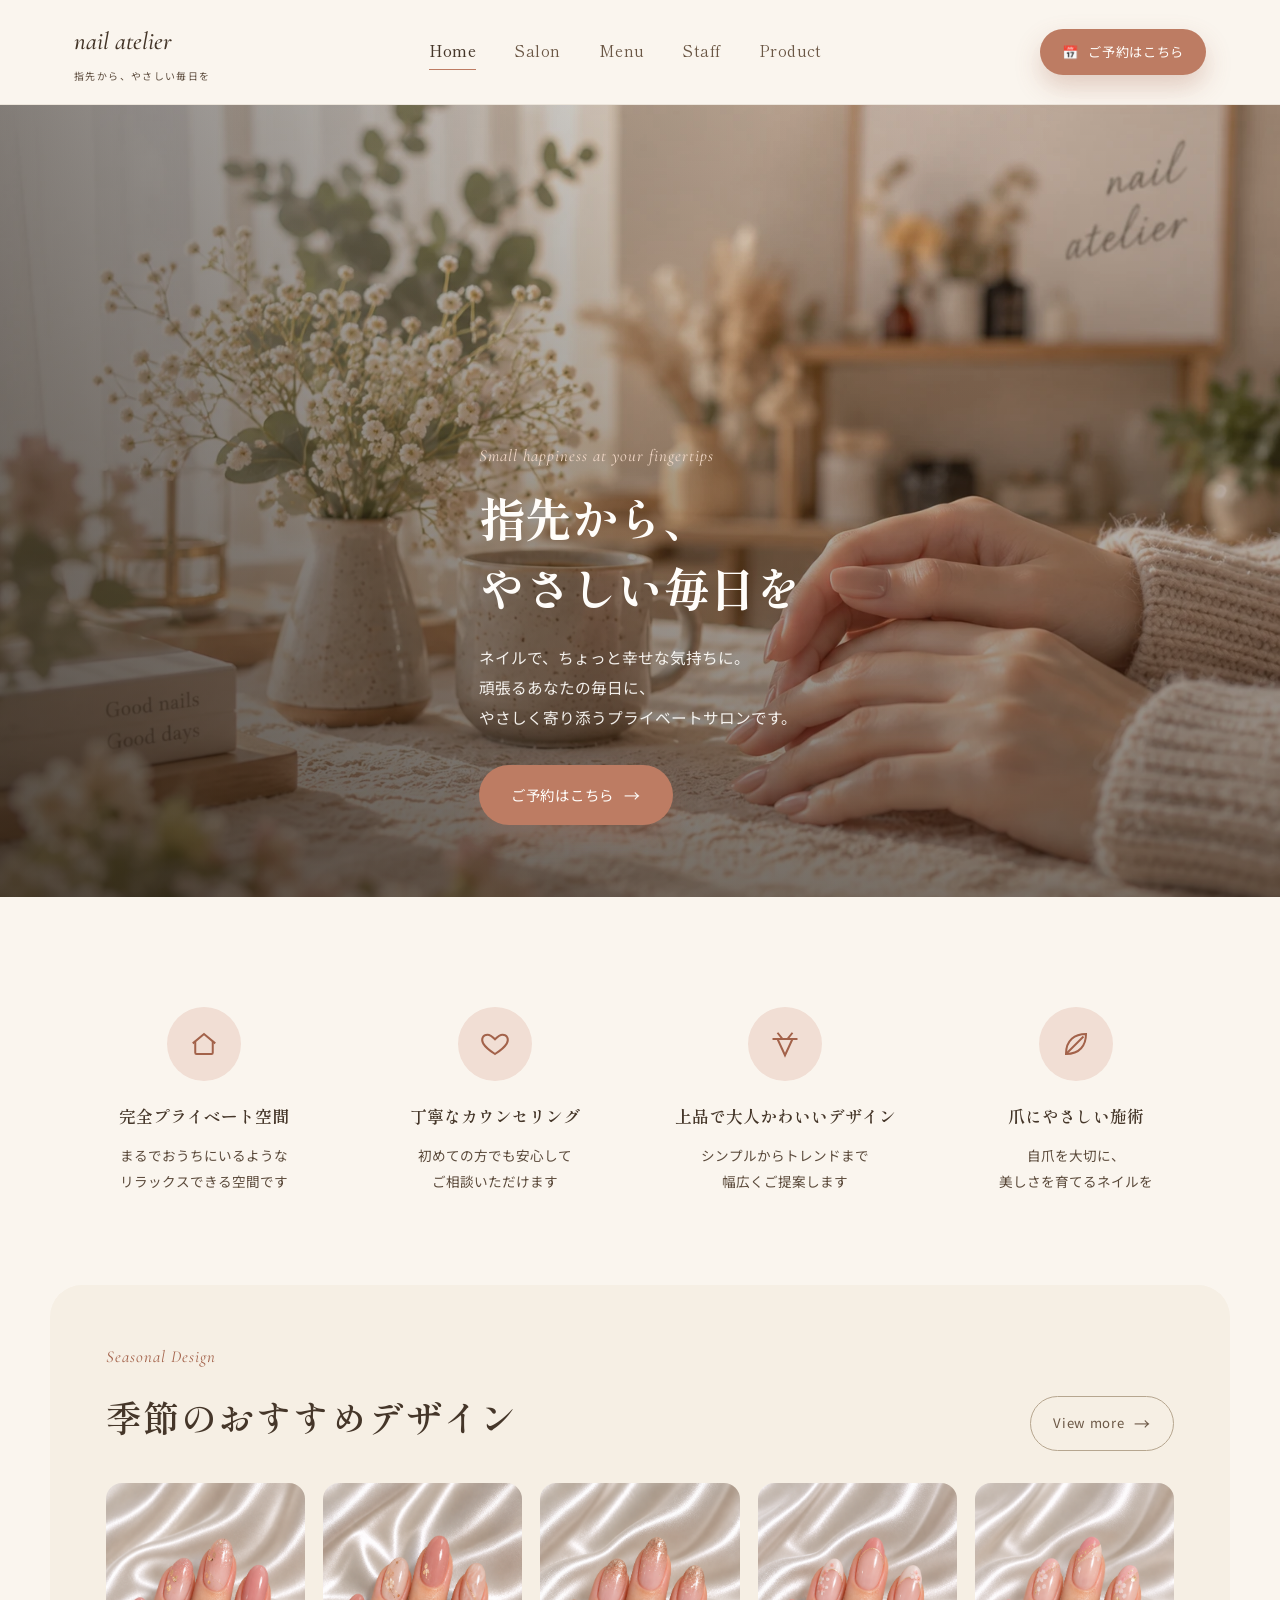
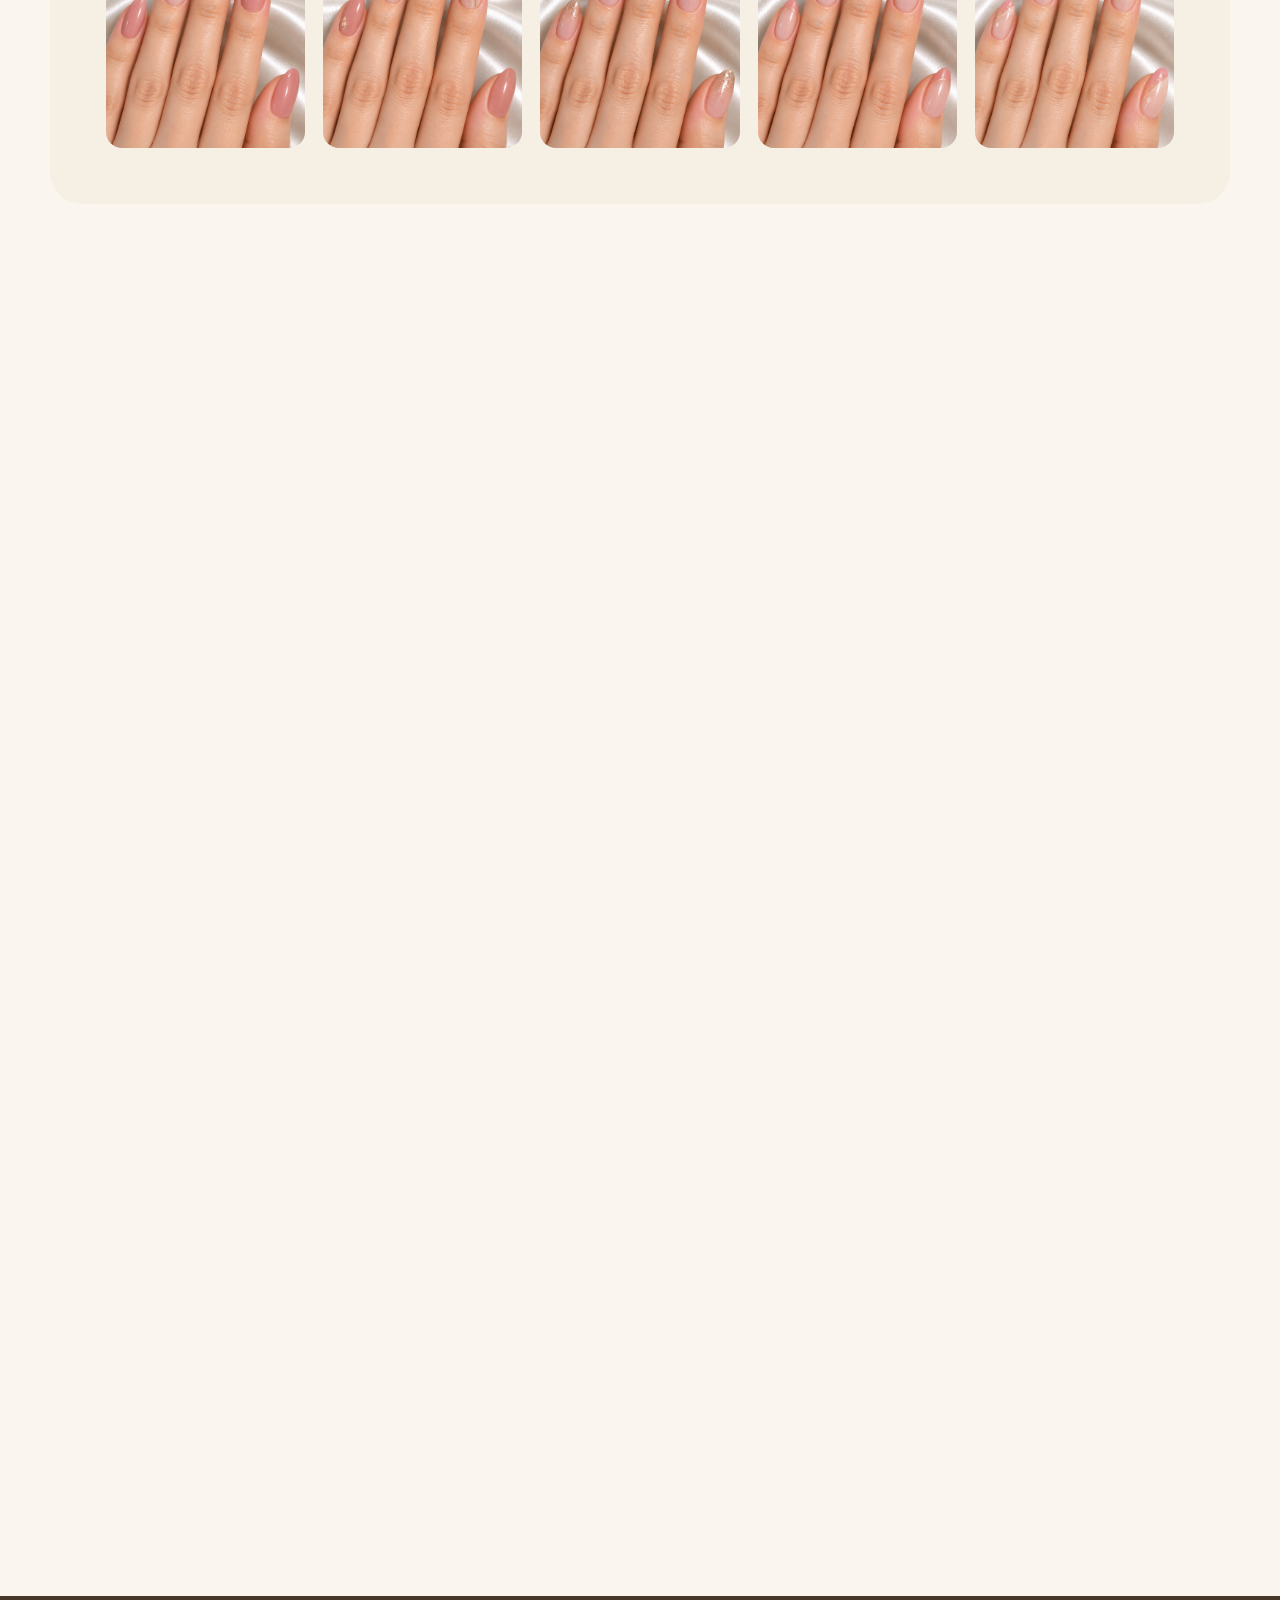
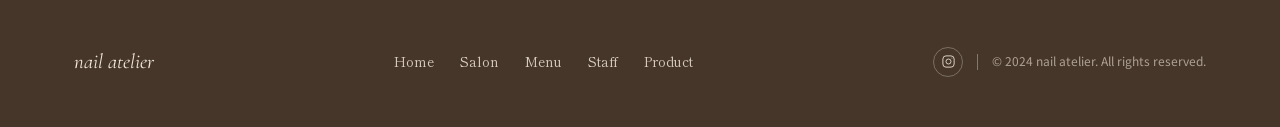
<file: index.html>
<!DOCTYPE html>
<html lang="ja">
<head>
<script>document.documentElement.classList.add("js");</script>
<meta charset="UTF-8">
<meta name="viewport" content="width=device-width, initial-scale=1.0">
<title>nail atelier | 指先から、やさしい毎日を</title>
<meta name="description" content="世田谷区二子玉川にあるプライベートネイルサロン nail atelier。完全個室でくつろぎながら、上品で大人かわいいネイルをご提案します。">
<link rel="preconnect" href="https://fonts.googleapis.com">
<link rel="stylesheet" href="css/style.css">
</head>
<body>

<header class="site-header">
  <div class="container">
    <a href="index.html" class="logo">
      <span class="logo-main">nail atelier</span>
      <span class="logo-sub">指先から、やさしい毎日を</span>
    </a>
    <nav class="nav-links">
      <a href="index.html" class="active">Home</a>
      <a href="salon.html">Salon</a>
      <a href="menu.html">Menu</a>
      <a href="staff.html">Staff</a>
      <a href="product.html">Product</a>
    </nav>
    <div class="header-right">
      <a href="menu.html" class="btn btn-primary btn-sm desktop-only reserve-btn">
        <span>📅</span> ご予約はこちら
      </a>
      <button class="menu-toggle" aria-label="メニューを開く">
        <span></span><span></span><span></span>
      </button>
    </div>
  </div>
</header>
<div class="nav-drawer">
  <button class="nav-drawer-close" aria-label="閉じる">&times;</button>
  <a href="index.html">Home</a>
  <a href="salon.html">Salon</a>
  <a href="menu.html">Menu</a>
  <a href="staff.html">Staff</a>
  <a href="product.html">Product</a>
  <a href="menu.html" class="btn btn-primary reserve-btn">ご予約はこちら</a>
</div>

<main>
  <!-- Hero -->
  <section class="hero-full reveal" style="background-image: url('images/top/hero-home.webp');">
    <div class="hero-overlay"></div>
    <div class="container hero-full-inner">
      <span class="eyebrow eyebrow-light">Small happiness at your fingertips</span>
      <h1 class="hero-title hero-title-light">指先から、<br>やさしい毎日を</h1>
      <p class="hero-text hero-text-light">
        ネイルで、ちょっと幸せな気持ちに。<br>
        頑張るあなたの毎日に、<br>
        やさしく寄り添うプライベートサロンです。
      </p>
      <a href="menu.html" class="btn btn-primary reserve-btn">
        ご予約はこちら <span class="btn-arrow">→</span>
      </a>
    </div>
  </section>

  <!-- Features -->
  <section class="features">
    <div class="container feature-grid">
      <div class="feature-card reveal">
        <div class="feature-icon">
          <svg viewBox="0 0 24 24" fill="none" stroke="currentColor" stroke-width="1.6"><path d="M3 11.5 12 4l9 7.5"/><path d="M5 10v9a1 1 0 0 0 1 1h12a1 1 0 0 0 1-1v-9"/></svg>
        </div>
        <h3>完全プライベート空間</h3>
        <p>まるでおうちにいるような<br>リラックスできる空間です</p>
      </div>
      <div class="feature-card reveal">
        <div class="feature-icon">
          <svg viewBox="0 0 24 24" fill="none" stroke="currentColor" stroke-width="1.6"><path d="M12 20s-7-4.35-9.5-8.5C.7 8 2.3 4.5 6 4.5c2.1 0 3.6 1.2 6 3.7 2.4-2.5 3.9-3.7 6-3.7 3.7 0 5.3 3.5 3.5 7C19 15.65 12 20 12 20Z"/></svg>
        </div>
        <h3>丁寧なカウンセリング</h3>
        <p>初めての方でも安心して<br>ご相談いただけます</p>
      </div>
      <div class="feature-card reveal">
        <div class="feature-icon">
          <svg viewBox="0 0 24 24" fill="none" stroke="currentColor" stroke-width="1.6"><path d="m6 3 4 5H6l6 13 6-13h-4l4-5"/><path d="M2 8h20"/></svg>
        </div>
        <h3>上品で大人かわいいデザイン</h3>
        <p>シンプルからトレンドまで<br>幅広くご提案します</p>
      </div>
      <div class="feature-card reveal">
        <div class="feature-icon">
          <svg viewBox="0 0 24 24" fill="none" stroke="currentColor" stroke-width="1.6"><path d="M20 4c0 9-5 16-16 16C4 9 11 4 20 4Z"/><path d="M4 20c4-4 8-8 14-14"/></svg>
        </div>
        <h3>爪にやさしい施術</h3>
        <p>自爪を大切に、<br>美しさを育てるネイルを</p>
      </div>
    </div>
  </section>

  <!-- Seasonal design gallery -->
  <section class="gallery">
    <div class="container panel reveal">
      <div class="gallery-head">
        <div>
          <span class="eyebrow">Seasonal Design</span>
          <h2 class="section-title" style="margin-bottom:0;">季節のおすすめデザイン</h2>
        </div>
        <a href="menu.html" class="btn btn-outline btn-sm">View more <span class="btn-arrow">→</span></a>
      </div>
      <div class="gallery-row">
        <div class="photo"><img src="images/top/nail-01.png" alt="ゴールドパーツをあしらったピンクベージュのニュアンスネイル" loading="lazy"></div>
        <div class="photo"><img src="images/top/nail-02.png" alt="小花柄とゴールドラインの上品なニュアンスネイル" loading="lazy"></div>
        <div class="photo"><img src="images/top/nail-03.png" alt="ゴールドラメのグラデーションネイル" loading="lazy"></div>
        <div class="photo"><img src="images/top/nail-04.png" alt="桜モチーフのフレンチネイル" loading="lazy"></div>
        <div class="photo"><img src="images/top/nail-05.png" alt="ゴールドラインと桜モチーフのフレンチネイル" loading="lazy"></div>
      </div>
    </div>
  </section>

  <!-- About split -->
  <section class="about-split">
    <div class="container about-grid">
      <div class="photo reveal"><img src="images/top/about.png" alt="観葉植物と自然光が心地よいnail atelierの店内" loading="lazy"></div>
      <div class="about-copy reveal">
        <span class="eyebrow">nail atelier について</span>
        <h2 class="section-title">ネイルでつくる、やさしい時間</h2>
        <p>
          忙しい毎日の中で、ふっと肩の力を抜ける場所。<br>
          ネイルを通して、少しでも心が軽くなったり、<br>
          明日が楽しみになったり…<br>
          そんなきっかけになれたら嬉しいです。<br>
          初めての方も、どうぞお気軽にお越しください。
        </p>
        <a href="salon.html" class="btn btn-primary">サロンについて <span class="btn-arrow">→</span></a>
      </div>
    </div>
  </section>

  <!-- Info strip -->
  <section class="info-strip">
    <div class="container">
      <div class="info-grid reveal">
        <div class="info-item">
          <h4><svg viewBox="0 0 24 24" fill="none" stroke="currentColor" stroke-width="1.6"><circle cx="12" cy="12" r="9"/><path d="M12 7v5l3 3"/></svg> 営業時間</h4>
          <p>10:00 - 19:00（最終受付 17:30）<br>不定休</p>
        </div>
        <div class="info-item">
          <h4><svg viewBox="0 0 24 24" fill="none" stroke="currentColor" stroke-width="1.6"><path d="M12 21s7-6.5 7-11.5A7 7 0 0 0 5 9.5C5 14.5 12 21 12 21Z"/><circle cx="12" cy="9.5" r="2.3"/></svg> アクセス</h4>
          <p>東京都世田谷区〇〇1-2-3<br>（最寄り駅：東急田園都市線 二子玉川駅 徒歩8分）</p>
        </div>
        <div class="info-item">
          <h4><svg viewBox="0 0 24 24" fill="none" stroke="currentColor" stroke-width="1.6"><rect x="3" y="3" width="18" height="18" rx="5"/><circle cx="12" cy="12" r="4"/><circle cx="17.5" cy="6.5" r="0.8" fill="currentColor" stroke="none"/></svg> Instagram</h4>
          <p>日々のデザインやサロンの様子を発信しています →</p>
        </div>
        <div class="photo info-photo"><img src="images/top/info.png" alt="花瓶とnail atelierのウェルカムプレート" loading="lazy"></div>
      </div>
    </div>
  </section>

  <!-- CTA -->
  <section>
    <div class="container">
      <div class="cta-banner reveal" style="margin-bottom:90px;">
        <div class="photo"><img src="images/common/cta.png" alt="花を手にしたやさしい指先" loading="lazy"></div>
        <div class="cta-banner-copy">
          <h3>指先から、<br>やさしい毎日をはじめませんか。</h3>
          <p>ご予約はお電話またはWEBから承っております。</p>
          <a href="menu.html" class="btn btn-primary reserve-btn" style="width:fit-content;">ご予約はこちら <span class="btn-arrow">→</span></a>
        </div>
      </div>
    </div>
  </section>
</main>

<footer class="site-footer">
  <div class="container footer-inner">
    <span class="footer-logo">nail atelier</span>
    <nav class="footer-nav">
      <a href="index.html">Home</a>
      <a href="salon.html">Salon</a>
      <a href="menu.html">Menu</a>
      <a href="staff.html">Staff</a>
      <a href="product.html">Product</a>
    </nav>
    <div class="footer-meta">
      <a href="#" class="footer-social insta-btn" aria-label="Instagram"><svg viewBox="0 0 24 24" fill="none" stroke="currentColor" stroke-width="1.6"><rect x="3" y="3" width="18" height="18" rx="5"/><circle cx="12" cy="12" r="4"/><circle cx="17.5" cy="6.5" r="0.8" fill="currentColor" stroke="none"/></svg></a>
      <span class="footer-divider"></span>
      <span class="footer-copy">&copy; 2024 nail atelier. All rights reserved.</span>
    </div>
  </div>
</footer>

<button class="to-top" aria-label="トップへ戻る">↑</button>
<script src="js/main.js"></script>
</body>
</html>
</file>
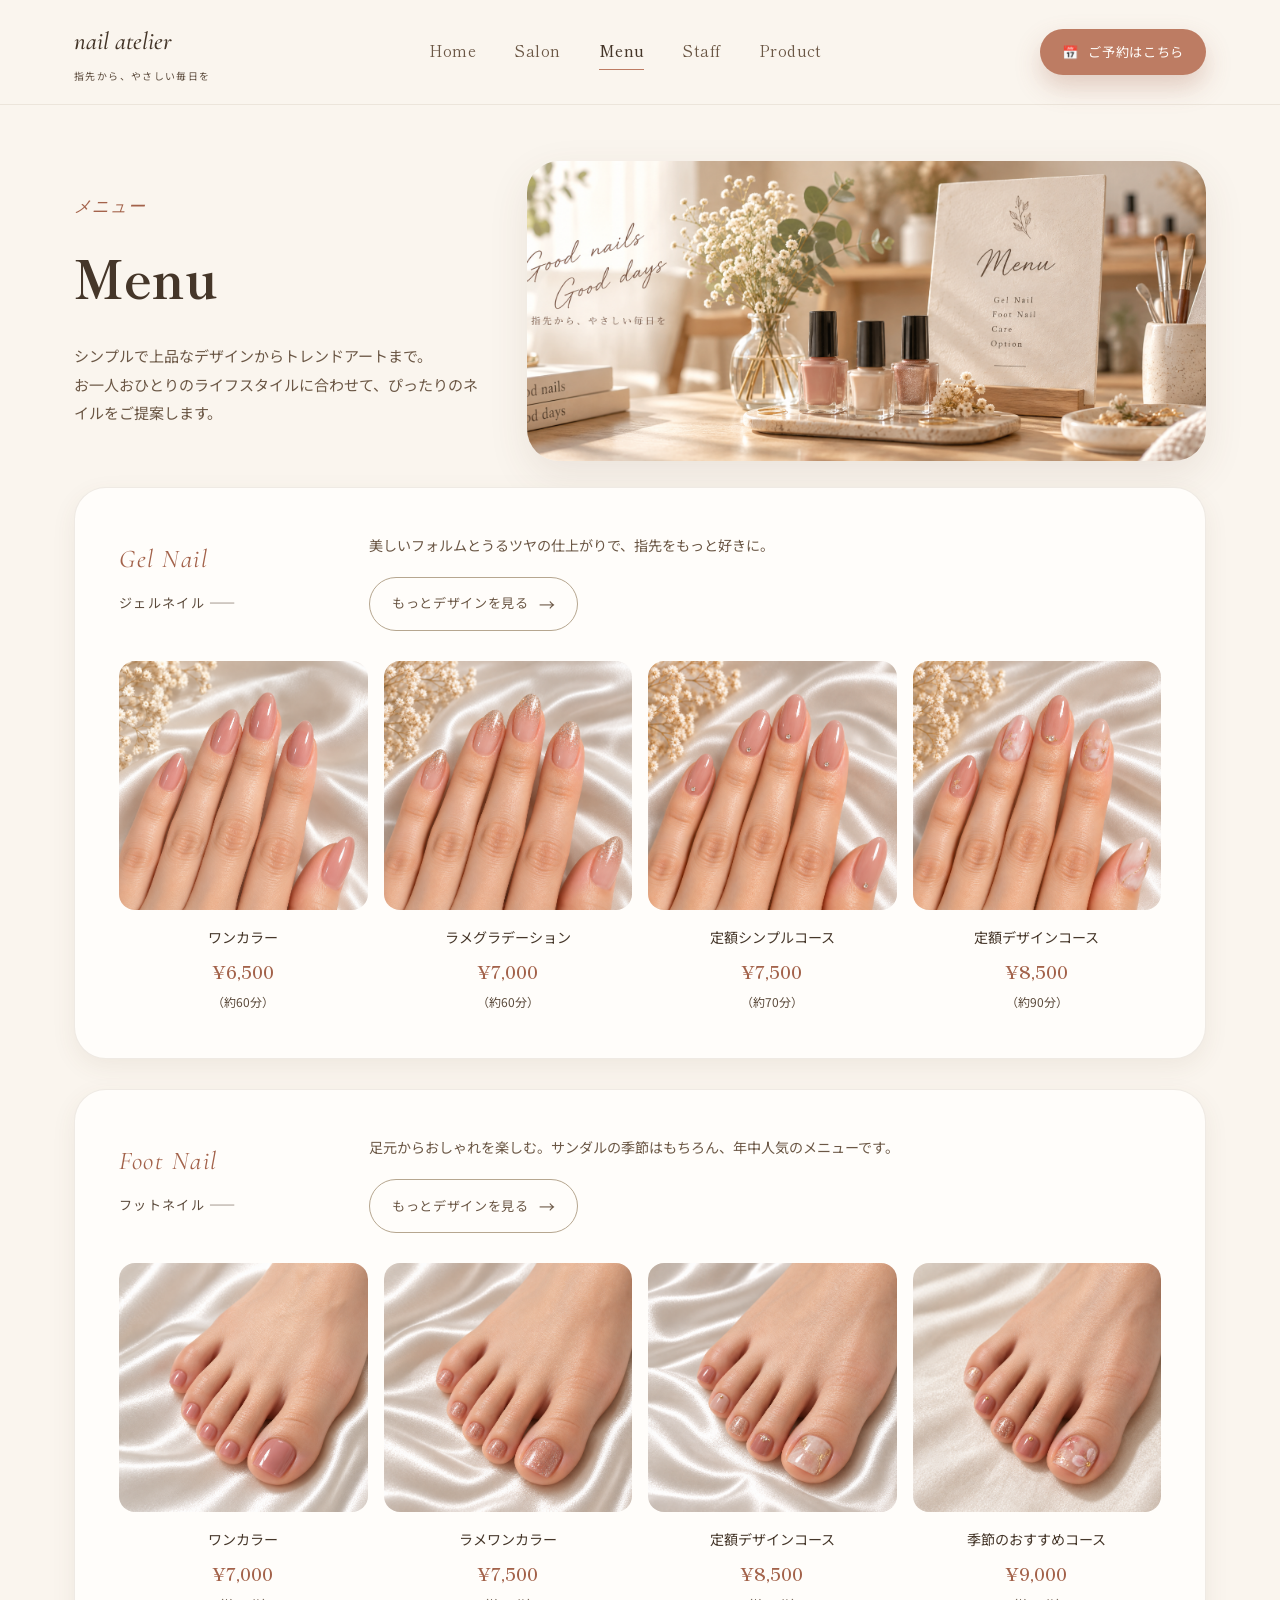
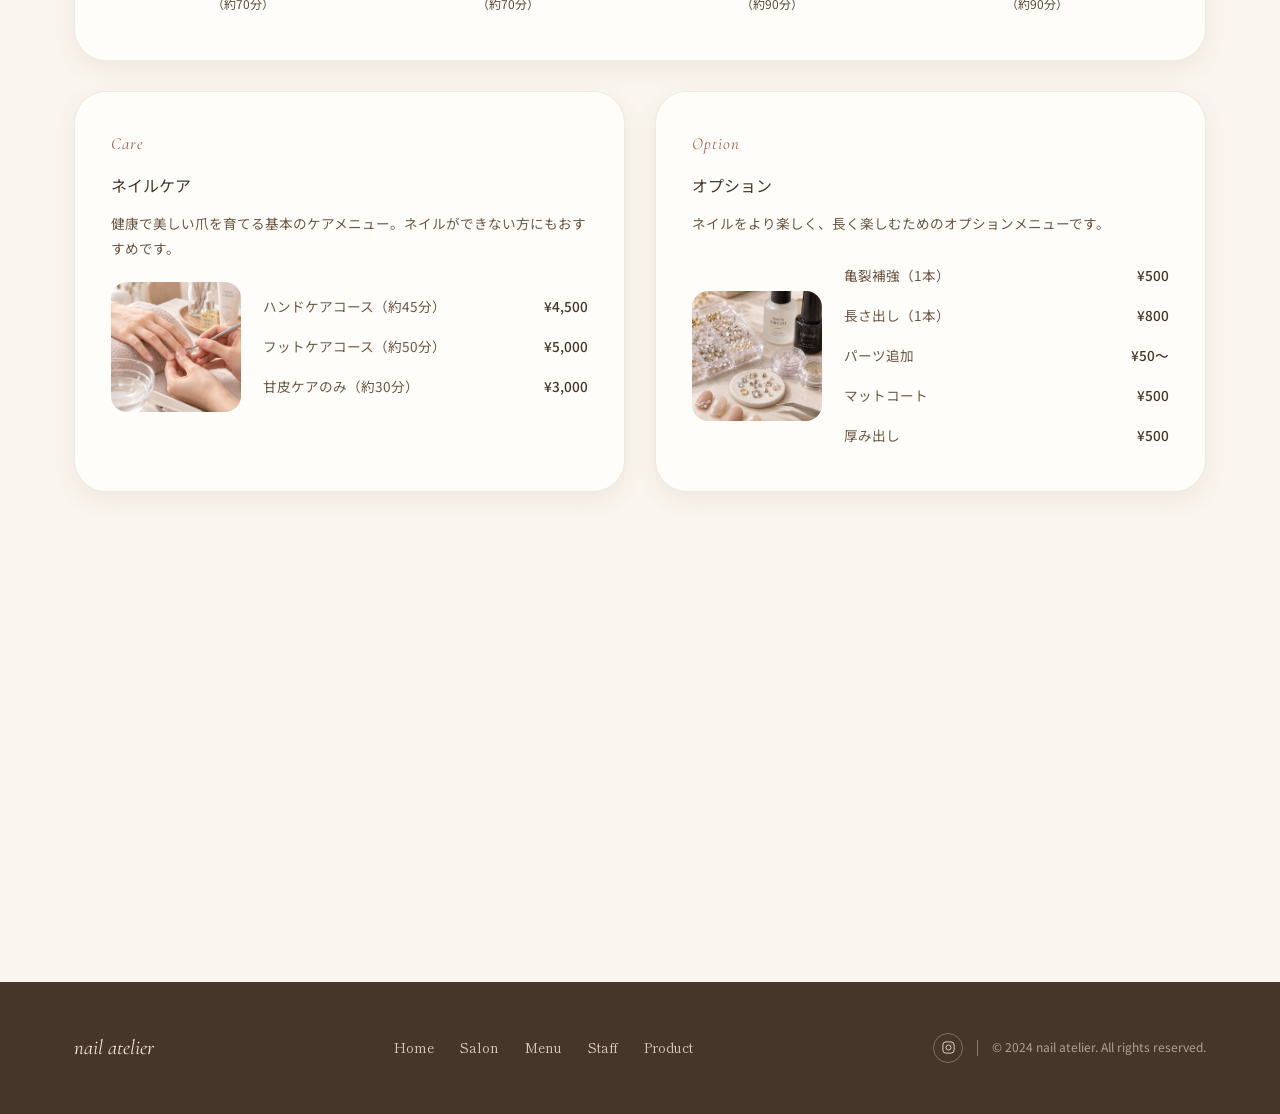
<file: menu.html>
<!DOCTYPE html>
<html lang="ja">
<head>
<script>document.documentElement.classList.add("js");</script>
<meta charset="UTF-8">
<meta name="viewport" content="width=device-width, initial-scale=1.0">
<title>Menu | nail atelier</title>
<meta name="description" content="nail atelier のメニュー一覧。ジェルネイル、フットネイル、ケア、オプションを料金・施術時間とともにご紹介します。">
<link rel="preconnect" href="https://fonts.googleapis.com">
<link rel="stylesheet" href="css/style.css">
</head>
<body>

<header class="site-header">
  <div class="container">
    <a href="index.html" class="logo">
      <span class="logo-main">nail atelier</span>
      <span class="logo-sub">指先から、やさしい毎日を</span>
    </a>
    <nav class="nav-links">
      <a href="index.html">Home</a>
      <a href="salon.html">Salon</a>
      <a href="menu.html" class="active">Menu</a>
      <a href="staff.html">Staff</a>
      <a href="product.html">Product</a>
    </nav>
    <div class="header-right">
      <a href="menu.html" class="btn btn-primary btn-sm desktop-only reserve-btn">
        <span>📅</span> ご予約はこちら
      </a>
      <button class="menu-toggle" aria-label="メニューを開く">
        <span></span><span></span><span></span>
      </button>
    </div>
  </div>
</header>
<div class="nav-drawer">
  <button class="nav-drawer-close" aria-label="閉じる">&times;</button>
  <a href="index.html">Home</a>
  <a href="salon.html">Salon</a>
  <a href="menu.html">Menu</a>
  <a href="staff.html">Staff</a>
  <a href="product.html">Product</a>
  <a href="menu.html" class="btn btn-primary reserve-btn">ご予約はこちら</a>
</div>

<main>
  <section class="page-hero">
    <div class="container page-hero-grid">
      <div class="page-hero-copy reveal">
        <span class="eyebrow">メニュー</span>
        <h1 class="page-title">Menu</h1>
        <p>
          シンプルで上品なデザインからトレンドアートまで。<br>
          お一人おひとりのライフスタイルに合わせて、ぴったりのネイルをご提案します。
        </p>
      </div>
      <div class="photo page-hero-photo reveal"><img src="images/menu/pageHero.png" alt="ネイルポリッシュとメニューブックのフラットレイ" loading="eager"></div>
    </div>
  </section>

  <section class="menu-section">
    <div class="container">

      <!-- Gel Nail -->
      <div class="menu-block reveal">
        <div class="menu-block-head">
          <div>
            <span class="eyebrow">Gel Nail</span>
            <div class="cat-jp">ジェルネイル ——</div>
          </div>
          <div>
            <p>美しいフォルムとうるツヤの仕上がりで、指先をもっと好きに。</p>
            <a href="#" class="btn btn-outline btn-sm insta-btn">もっとデザインを見る <span class="btn-arrow">→</span></a>
          </div>
        </div>
        <div class="menu-photo-grid">
          <div class="menu-item-card">
            <div class="photo"><img src="images/menu/gelNail-01.png" alt="ヌーディーピンクのワンカラージェルネイル" loading="lazy"></div>
            <div class="menu-name">ワンカラー</div>
            <div class="menu-price">¥6,500</div>
            <div class="menu-time">（約60分）</div>
          </div>
          <div class="menu-item-card">
            <div class="photo"><img src="images/menu/gelNail-02.png" alt="シルバーラメのグラデーションネイル" loading="lazy"></div>
            <div class="menu-name">ラメグラデーション</div>
            <div class="menu-price">¥7,000</div>
            <div class="menu-time">（約60分）</div>
          </div>
          <div class="menu-item-card">
            <div class="photo"><img src="images/menu/gelNail-03.png" alt="パールストーンをあしらった上品なワンカラーネイル" loading="lazy"></div>
            <div class="menu-name">定額シンプルコース</div>
            <div class="menu-price">¥7,500</div>
            <div class="menu-time">（約70分）</div>
          </div>
          <div class="menu-item-card">
            <div class="photo"><img src="images/menu/gelNail-04.png" alt="桜モチーフとパールの上品なニュアンスネイル" loading="lazy"></div>
            <div class="menu-name">定額デザインコース</div>
            <div class="menu-price">¥8,500</div>
            <div class="menu-time">（約90分）</div>
          </div>
        </div>
      </div>

      <!-- Foot Nail -->
      <div class="menu-block reveal">
        <div class="menu-block-head">
          <div>
            <span class="eyebrow">Foot Nail</span>
            <div class="cat-jp">フットネイル ——</div>
          </div>
          <div>
            <p>足元からおしゃれを楽しむ。サンダルの季節はもちろん、年中人気のメニューです。</p>
            <a href="#" class="btn btn-outline btn-sm insta-btn">もっとデザインを見る <span class="btn-arrow">→</span></a>
          </div>
        </div>
        <div class="menu-photo-grid">
          <div class="menu-item-card">
            <div class="photo"><img src="images/menu/footNail-01.png" alt="くすみピンクのワンカラーフットネイル" loading="lazy"></div>
            <div class="menu-name">ワンカラー</div>
            <div class="menu-price">¥7,000</div>
            <div class="menu-time">（約70分）</div>
          </div>
          <div class="menu-item-card">
            <div class="photo"><img src="images/menu/footNail-02.png" alt="シルバーラメのフットネイル" loading="lazy"></div>
            <div class="menu-name">ラメワンカラー</div>
            <div class="menu-price">¥7,500</div>
            <div class="menu-time">（約70分）</div>
          </div>
          <div class="menu-item-card">
            <div class="photo"><img src="images/menu/footNail-03.png" alt="ゴールドパーツをあしらった大理石調フットネイル" loading="lazy"></div>
            <div class="menu-name">定額デザインコース</div>
            <div class="menu-price">¥8,500</div>
            <div class="menu-time">（約90分）</div>
          </div>
          <div class="menu-item-card">
            <div class="photo"><img src="images/menu/footNail-04.png" alt="桜モチーフの上品なフットネイル" loading="lazy"></div>
            <div class="menu-name">季節のおすすめコース</div>
            <div class="menu-price">¥9,000</div>
            <div class="menu-time">（約90分）</div>
          </div>
        </div>
      </div>

      <!-- Care / Option -->
      <div class="menu-split reveal">
        <div class="menu-split-block">
          <span class="eyebrow">Care</span>
          <div class="cat-jp">ネイルケア</div>
          <p style="font-size:0.85rem; color:var(--brown-700); margin-top:10px;">健康で美しい爪を育てる基本のケアメニュー。ネイルができない方にもおすすめです。</p>
          <div class="menu-split-inner">
            <div class="photo"><img src="images/menu/care.png" alt="ネイルオイルとハンドクリームを使ったケアの様子" loading="lazy"></div>
            <ul class="price-list">
              <li><span>ハンドケアコース（約45分）</span><b>¥4,500</b></li>
              <li><span>フットケアコース（約50分）</span><b>¥5,000</b></li>
              <li><span>甘皮ケアのみ（約30分）</span><b>¥3,000</b></li>
            </ul>
          </div>
        </div>
        <div class="menu-split-block">
          <span class="eyebrow">Option</span>
          <div class="cat-jp">オプション</div>
          <p style="font-size:0.85rem; color:var(--brown-700); margin-top:10px;">ネイルをより楽しく、長く楽しむためのオプションメニューです。</p>
          <div class="menu-split-inner">
            <div class="photo"><img src="images/menu/option.png" alt="ストーンやパーツなどオプション用アイテム" loading="lazy"></div>
            <ul class="price-list">
              <li><span>亀裂補強（1本）</span><b>¥500</b></li>
              <li><span>長さ出し（1本）</span><b>¥800</b></li>
              <li><span>パーツ追加</span><b>¥50〜</b></li>
              <li><span>マットコート</span><b>¥500</b></li>
              <li><span>厚み出し</span><b>¥500</b></li>
            </ul>
          </div>
        </div>
      </div>

      <!-- CTA -->
      <div class="cta-banner reveal">
        <div class="photo"><img src="images/common/cta.png" alt="花を手にしたやさしい指先" loading="lazy"></div>
        <div class="cta-banner-copy">
          <h3>あなたらしい指先で、<br>毎日をもっと楽しく。</h3>
          <p>デザインのご相談もお気軽にどうぞ。</p>
          <a href="#" class="btn btn-primary reserve-btn" style="width:fit-content;">ご予約はこちら <span class="btn-arrow">→</span></a>
        </div>
      </div>

    </div>
  </section>
</main>

<footer class="site-footer">
  <div class="container footer-inner">
    <span class="footer-logo">nail atelier</span>
    <nav class="footer-nav">
      <a href="index.html">Home</a>
      <a href="salon.html">Salon</a>
      <a href="menu.html">Menu</a>
      <a href="staff.html">Staff</a>
      <a href="product.html">Product</a>
    </nav>
    <div class="footer-meta">
      <a href="#" class="footer-social insta-btn" aria-label="Instagram"><svg viewBox="0 0 24 24" fill="none" stroke="currentColor" stroke-width="1.6"><rect x="3" y="3" width="18" height="18" rx="5"/><circle cx="12" cy="12" r="4"/><circle cx="17.5" cy="6.5" r="0.8" fill="currentColor" stroke="none"/></svg></a>
      <span class="footer-divider"></span>
      <span class="footer-copy">&copy; 2024 nail atelier. All rights reserved.</span>
    </div>
  </div>
</footer>

<button class="to-top" aria-label="トップへ戻る">↑</button>
<script src="js/main.js"></script>
</body>
</html>
</file>
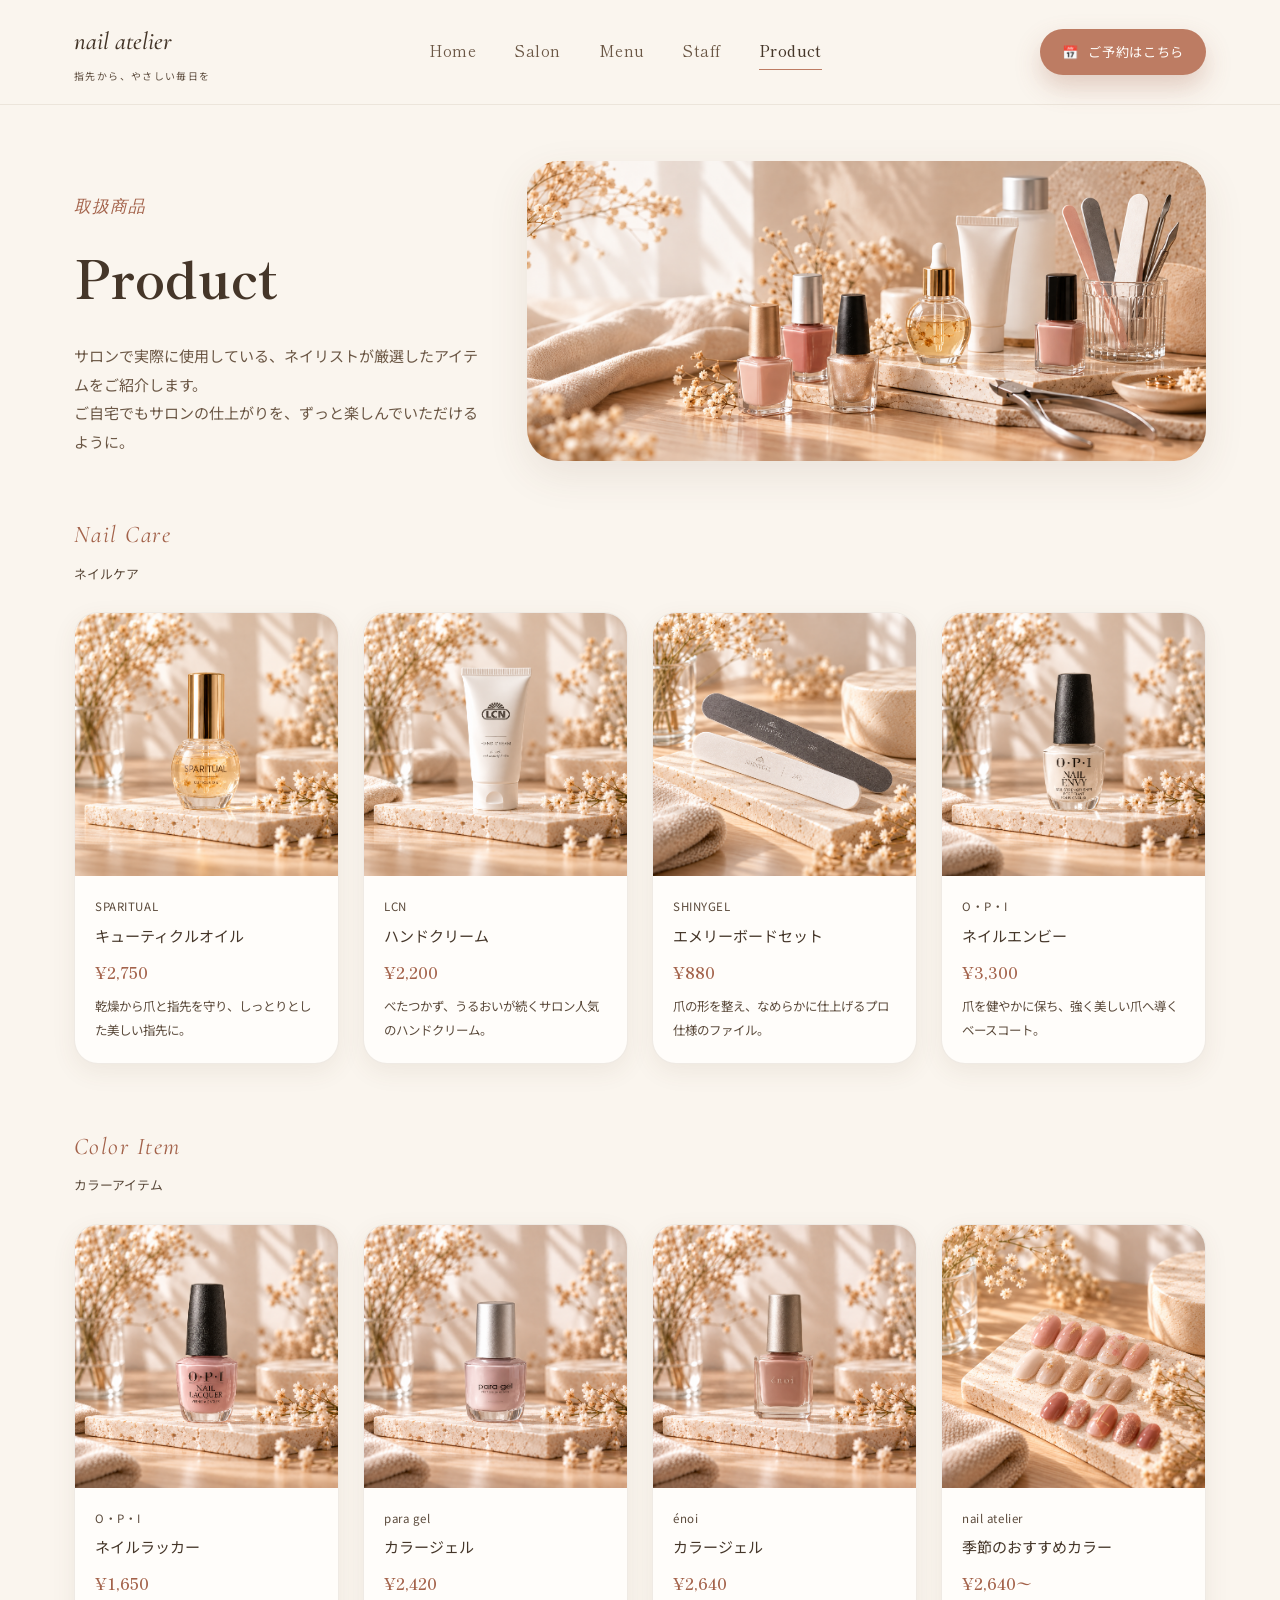
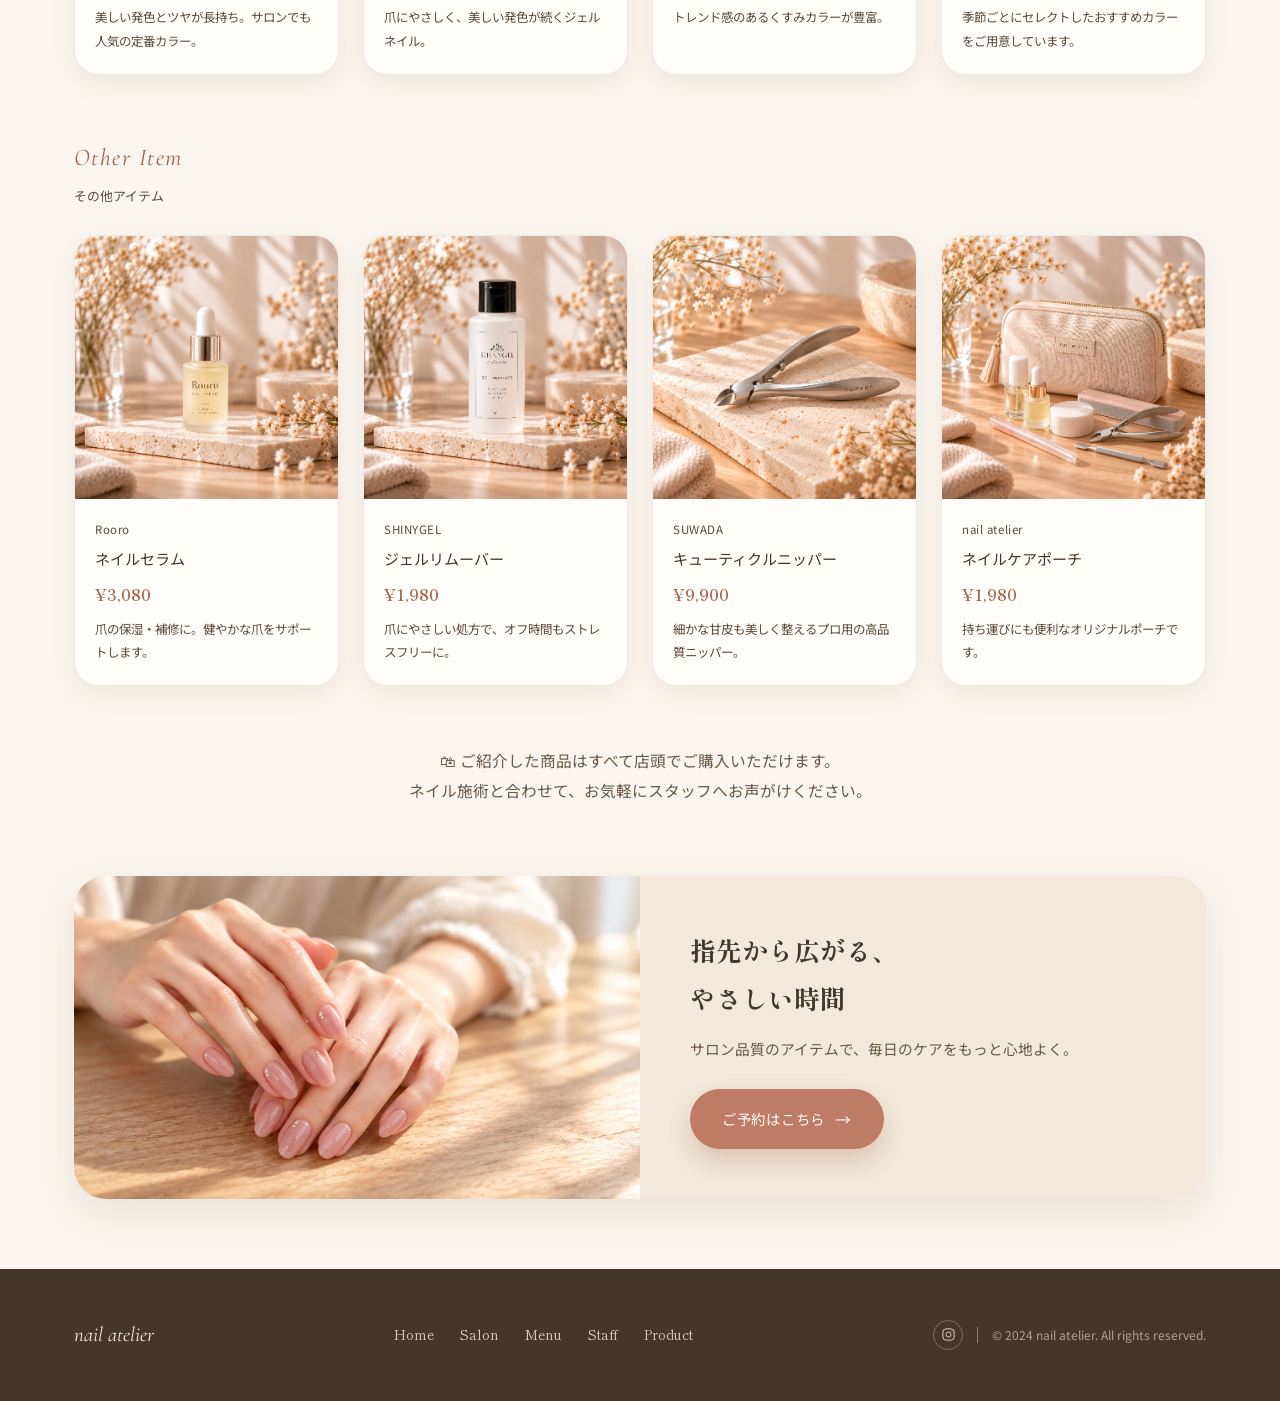
<file: product.html>
<!DOCTYPE html>
<html lang="ja">
<head>
<script>document.documentElement.classList.add("js");</script>
<meta charset="UTF-8">
<meta name="viewport" content="width=device-width, initial-scale=1.0">
<title>Product | nail atelier</title>
<meta name="description" content="nail atelier で使用・販売しているネイルケア用品のご紹介。サロン品質のアイテムをご自宅でも。">
<link rel="preconnect" href="https://fonts.googleapis.com">
<link rel="stylesheet" href="css/style.css">
</head>
<body>

<header class="site-header">
  <div class="container">
    <a href="index.html" class="logo">
      <span class="logo-main">nail atelier</span>
      <span class="logo-sub">指先から、やさしい毎日を</span>
    </a>
    <nav class="nav-links">
      <a href="index.html">Home</a>
      <a href="salon.html">Salon</a>
      <a href="menu.html">Menu</a>
      <a href="staff.html">Staff</a>
      <a href="product.html" class="active">Product</a>
    </nav>
    <div class="header-right">
      <a href="menu.html" class="btn btn-primary btn-sm desktop-only reserve-btn">
        <span>📅</span> ご予約はこちら
      </a>
      <button class="menu-toggle" aria-label="メニューを開く">
        <span></span><span></span><span></span>
      </button>
    </div>
  </div>
</header>
<div class="nav-drawer">
  <button class="nav-drawer-close" aria-label="閉じる">&times;</button>
  <a href="index.html">Home</a>
  <a href="salon.html">Salon</a>
  <a href="menu.html">Menu</a>
  <a href="staff.html">Staff</a>
  <a href="product.html">Product</a>
  <a href="menu.html" class="btn btn-primary reserve-btn">ご予約はこちら</a>
</div>

<main>
  <section class="page-hero">
    <div class="container page-hero-grid">
      <div class="page-hero-copy reveal">
        <span class="eyebrow">取扱商品</span>
        <h1 class="page-title">Product</h1>
        <p>
          サロンで実際に使用している、ネイリストが厳選したアイテムをご紹介します。<br>
          ご自宅でもサロンの仕上がりを、ずっと楽しんでいただけるように。
        </p>
      </div>
      <div class="photo page-hero-photo reveal"><img src="images/product/pageHero.png" alt="ネイルケアグッズが並ぶドレッサー" loading="eager"></div>
    </div>
  </section>

  <section>
    <div class="container">

      <!-- Nail Care -->
      <div class="product-row reveal">
        <div class="product-row-head">
          <div>
            <span class="eyebrow">Nail Care</span>
            <div class="cat-jp">ネイルケア </div>
          </div>
        </div>
        <div class="product-grid">
          <div class="product-card">
            <div class="photo"><img src="images/product/nailCare-01.png" alt="SPARITUALのキューティクルオイル" loading="lazy"></div>
            <div class="product-card-body">
              <div class="product-brand">SPARITUAL</div>
              <div class="product-name">キューティクルオイル</div>
              <div class="product-price">¥2,750</div>
              <div class="product-desc">乾燥から爪と指先を守り、しっとりとした美しい指先に。</div>
            </div>
          </div>
          <div class="product-card">
            <div class="photo"><img src="images/product/nailCare-02.png" alt="LCNのハンドクリーム" loading="lazy"></div>
            <div class="product-card-body">
              <div class="product-brand">LCN</div>
              <div class="product-name">ハンドクリーム</div>
              <div class="product-price">¥2,200</div>
              <div class="product-desc">べたつかず、うるおいが続くサロン人気のハンドクリーム。</div>
            </div>
          </div>
          <div class="product-card">
            <div class="photo"><img src="images/product/nailCare-03.png" alt="SHINYGELのエメリーボードセット" loading="lazy"></div>
            <div class="product-card-body">
              <div class="product-brand">SHINYGEL</div>
              <div class="product-name">エメリーボードセット</div>
              <div class="product-price">¥880</div>
              <div class="product-desc">爪の形を整え、なめらかに仕上げるプロ仕様のファイル。</div>
            </div>
          </div>
          <div class="product-card">
            <div class="photo"><img src="images/product/nailCare-04.png" alt="O・P・Iのネイルエンビー" loading="lazy"></div>
            <div class="product-card-body">
              <div class="product-brand">O・P・I</div>
              <div class="product-name">ネイルエンビー</div>
              <div class="product-price">¥3,300</div>
              <div class="product-desc">爪を健やかに保ち、強く美しい爪へ導くベースコート。</div>
            </div>
          </div>
        </div>
      </div>

      <!-- Color Item -->
      <div class="product-row reveal">
        <div class="product-row-head">
          <div>
            <span class="eyebrow">Color Item</span>
            <div class="cat-jp">カラーアイテム</div>
          </div>
        </div>
        <div class="product-grid">
          <div class="product-card">
            <div class="photo"><img src="images/product/colorItem-01.png" alt="O・P・Iのネイルラッカー" loading="lazy"></div>
            <div class="product-card-body">
              <div class="product-brand">O・P・I</div>
              <div class="product-name">ネイルラッカー</div>
              <div class="product-price">¥1,650</div>
              <div class="product-desc">美しい発色とツヤが長持ち。サロンでも人気の定番カラー。</div>
            </div>
          </div>
          <div class="product-card">
            <div class="photo"><img src="images/product/colorItem-02.png" alt="para gelのカラージェル" loading="lazy"></div>
            <div class="product-card-body">
              <div class="product-brand">para gel</div>
              <div class="product-name">カラージェル</div>
              <div class="product-price">¥2,420</div>
              <div class="product-desc">爪にやさしく、美しい発色が続くジェルネイル。</div>
            </div>
          </div>
          <div class="product-card">
            <div class="photo"><img src="images/product/colorItem-03.png" alt="énoiのカラージェル" loading="lazy"></div>
            <div class="product-card-body">
              <div class="product-brand">énoi</div>
              <div class="product-name">カラージェル</div>
              <div class="product-price">¥2,640</div>
              <div class="product-desc">トレンド感のあるくすみカラーが豊富。</div>
            </div>
          </div>
          <div class="product-card">
            <div class="photo"><img src="images/product/colorItem-04.png" alt="季節ごとのおすすめカラー各種" loading="lazy"></div>
            <div class="product-card-body">
              <div class="product-brand">nail atelier</div>
              <div class="product-name">季節のおすすめカラー</div>
              <div class="product-price">¥2,640〜</div>
              <div class="product-desc">季節ごとにセレクトしたおすすめカラーをご用意しています。</div>
            </div>
          </div>
        </div>
      </div>

      <!-- Other Item -->
      <div class="product-row reveal">
        <div class="product-row-head">
          <div>
            <span class="eyebrow">Other Item</span>
            <div class="cat-jp">その他アイテム</div>
          </div>
        </div>
        <div class="product-grid">
          <div class="product-card">
            <div class="photo"><img src="images/product/otherItem-01.png" alt="Rooroのネイルセラム" loading="lazy"></div>
            <div class="product-card-body">
              <div class="product-brand">Rooro</div>
              <div class="product-name">ネイルセラム</div>
              <div class="product-price">¥3,080</div>
              <div class="product-desc">爪の保湿・補修に。健やかな爪をサポートします。</div>
            </div>
          </div>
          <div class="product-card">
            <div class="photo"><img src="images/product/otherItem-02.png" alt="SHINYGELのジェルリムーバー" loading="lazy"></div>
            <div class="product-card-body">
              <div class="product-brand">SHINYGEL</div>
              <div class="product-name">ジェルリムーバー</div>
              <div class="product-price">¥1,980</div>
              <div class="product-desc">爪にやさしい処方で、オフ時間もストレスフリーに。</div>
            </div>
          </div>
          <div class="product-card">
            <div class="photo"><img src="images/product/otherItem-03.png" alt="SUWADAのキューティクルニッパー" loading="lazy"></div>
            <div class="product-card-body">
              <div class="product-brand">SUWADA</div>
              <div class="product-name">キューティクルニッパー</div>
              <div class="product-price">¥9,900</div>
              <div class="product-desc">細かな甘皮も美しく整えるプロ用の高品質ニッパー。</div>
            </div>
          </div>
          <div class="product-card">
            <div class="photo"><img src="images/product/otherItem-04.png" alt="nail atelierオリジナルのネイルケアポーチ" loading="lazy"></div>
            <div class="product-card-body">
              <div class="product-brand">nail atelier</div>
              <div class="product-name">ネイルケアポーチ</div>
              <div class="product-price">¥1,980</div>
              <div class="product-desc">持ち運びにも便利なオリジナルポーチです。</div>
            </div>
          </div>
        </div>
      </div>

      <!-- Purchase note -->
      <div class="section-head reveal" style="margin-bottom:50px;">
        <p class="section-lead" style="margin-left:auto; margin-right:auto; text-align:center;">🛍 ご紹介した商品はすべて店頭でご購入いただけます。<br>ネイル施術と合わせて、お気軽にスタッフへお声がけください。</p>
      </div>

      <!-- CTA -->
      <div class="cta-banner reveal">
        <div class="photo"><img src="images/common/cta.png" alt="花を手にしたやさしい指先" loading="lazy"></div>
        <div class="cta-banner-copy">
          <h3>指先から広がる、<br>やさしい時間</h3>
          <p>サロン品質のアイテムで、毎日のケアをもっと心地よく。</p>
          <a href="menu.html" class="btn btn-primary reserve-btn" style="width:fit-content;">ご予約はこちら <span class="btn-arrow">→</span></a>
        </div>
      </div>

    </div>
  </section>
</main>

<footer class="site-footer">
  <div class="container footer-inner">
    <span class="footer-logo">nail atelier</span>
    <nav class="footer-nav">
      <a href="index.html">Home</a>
      <a href="salon.html">Salon</a>
      <a href="menu.html">Menu</a>
      <a href="staff.html">Staff</a>
      <a href="product.html">Product</a>
    </nav>
    <div class="footer-meta">
      <a href="#" class="footer-social insta-btn" aria-label="Instagram"><svg viewBox="0 0 24 24" fill="none" stroke="currentColor" stroke-width="1.6"><rect x="3" y="3" width="18" height="18" rx="5"/><circle cx="12" cy="12" r="4"/><circle cx="17.5" cy="6.5" r="0.8" fill="currentColor" stroke="none"/></svg></a>
      <span class="footer-divider"></span>
      <span class="footer-copy">&copy; 2024 nail atelier. All rights reserved.</span>
    </div>
  </div>
</footer>

<button class="to-top" aria-label="トップへ戻る">↑</button>
<script src="js/main.js"></script>
</body>
</html>
</file>
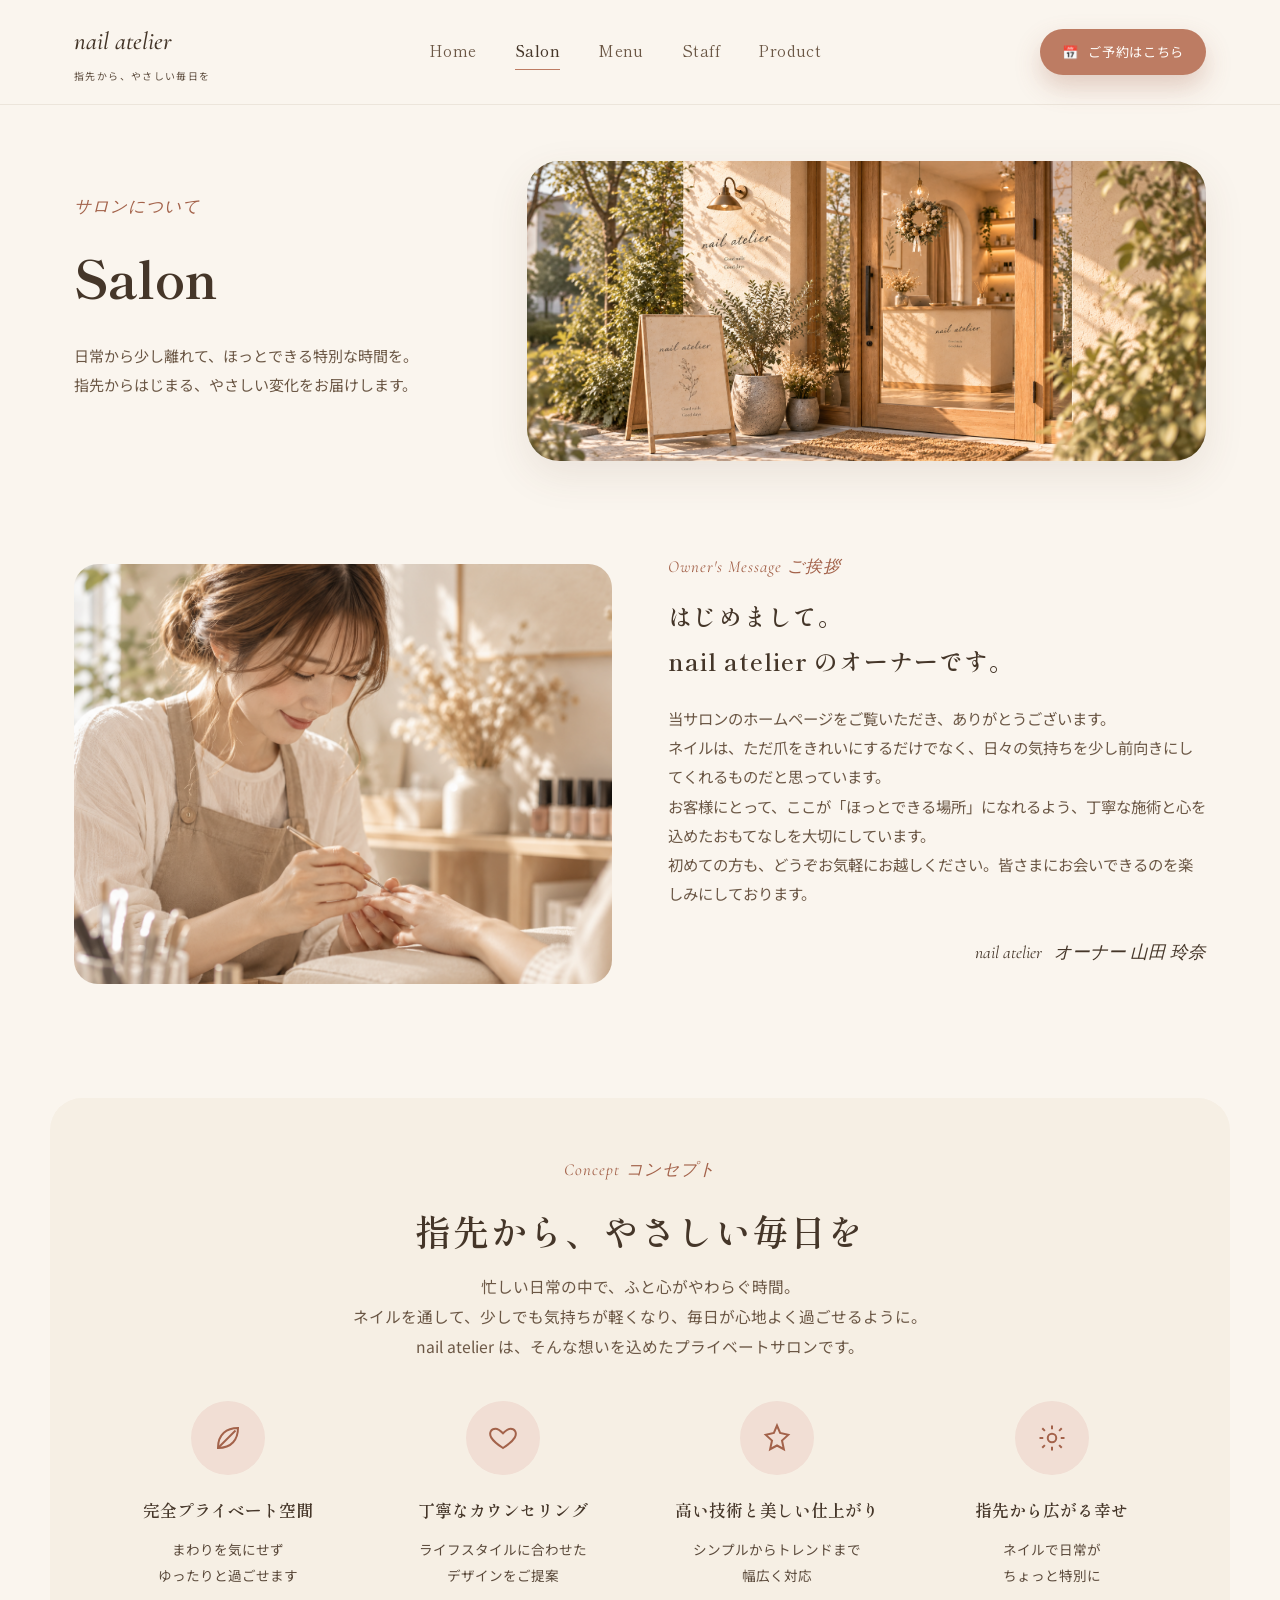
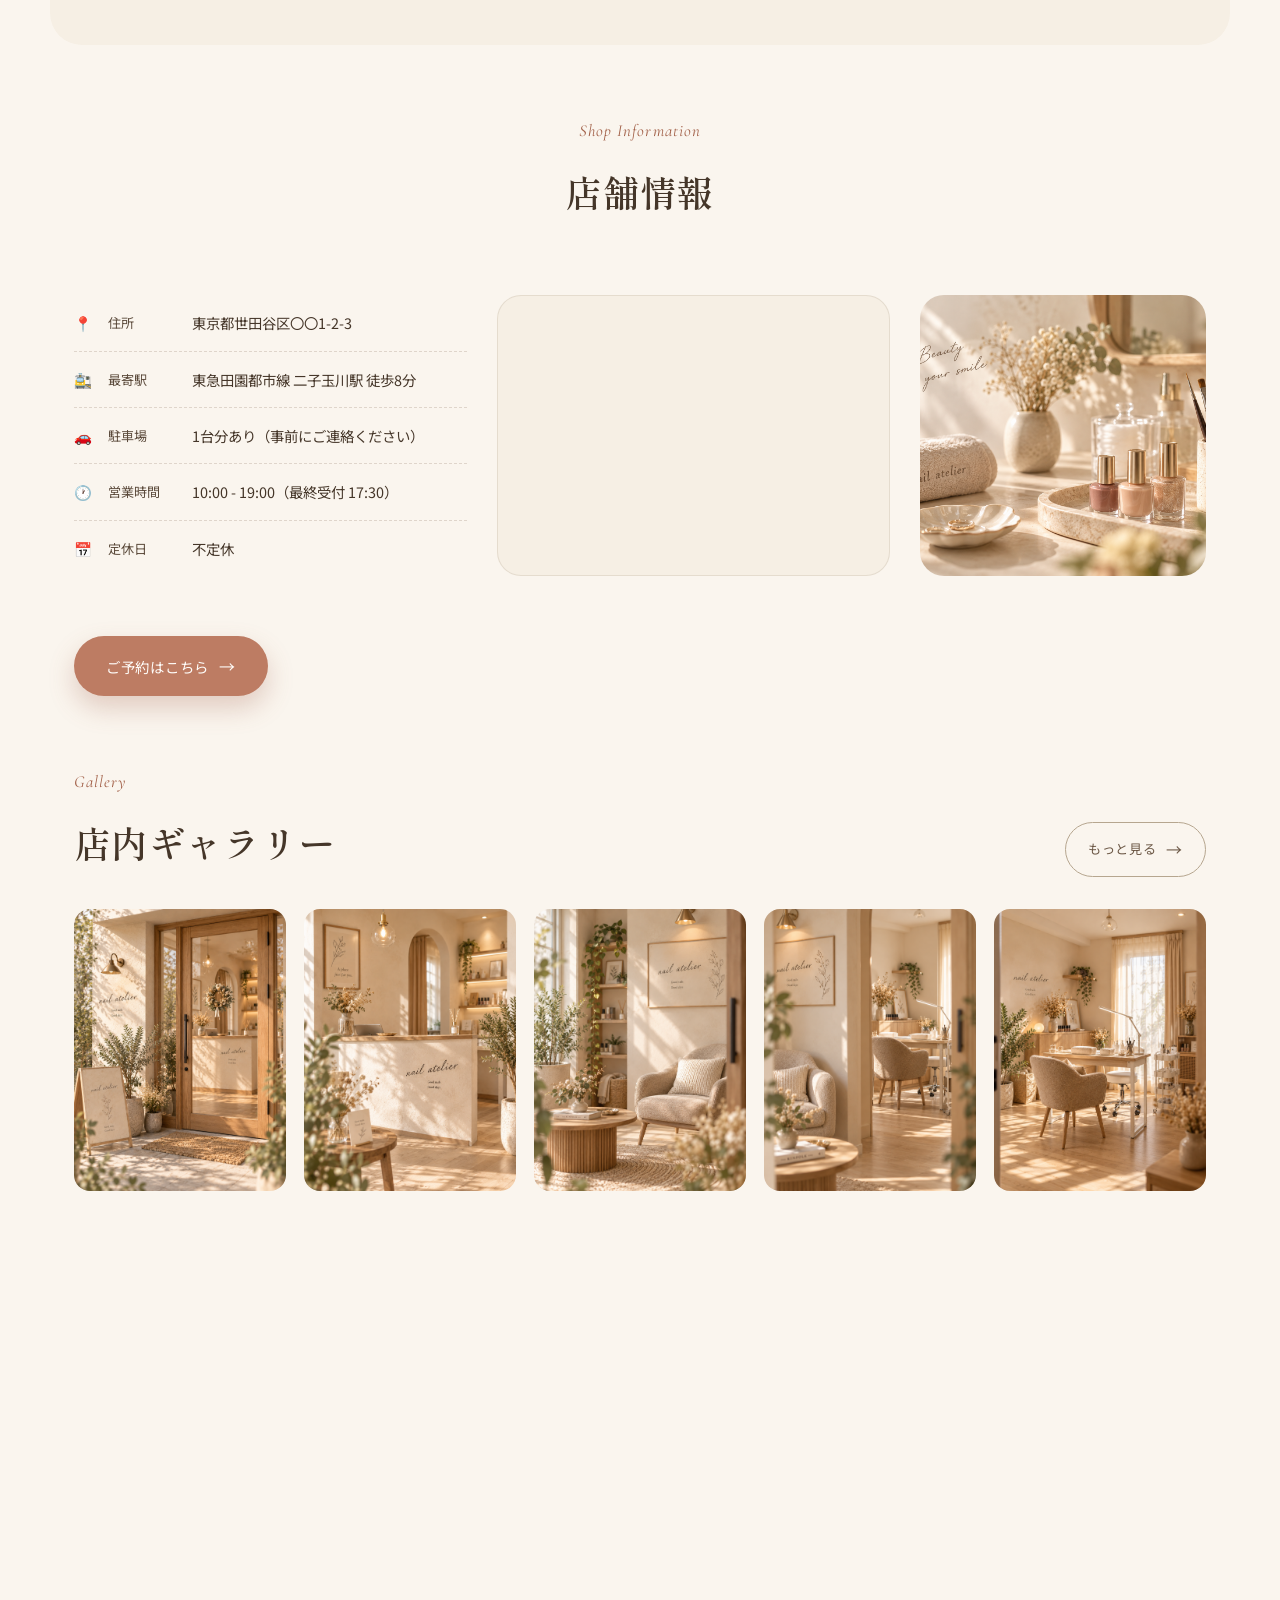
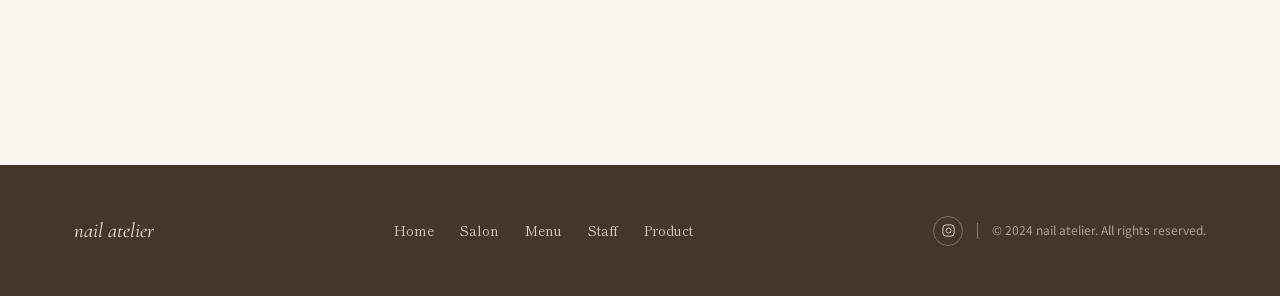
<file: salon.html>
<!DOCTYPE html>
<html lang="ja">
<head>
<script>document.documentElement.classList.add("js");</script>
<meta charset="UTF-8">
<meta name="viewport" content="width=device-width, initial-scale=1.0">
<title>Salon | nail atelier</title>
<meta name="description" content="nail atelier のご挨拶・コンセプト・店舗情報。世田谷区二子玉川、隠れ家のようなプライベートネイルサロンです。">
<link rel="preconnect" href="https://fonts.googleapis.com">
<link rel="stylesheet" href="css/style.css">
</head>
<body>

<header class="site-header">
  <div class="container">
    <a href="index.html" class="logo">
      <span class="logo-main">nail atelier</span>
      <span class="logo-sub">指先から、やさしい毎日を</span>
    </a>
    <nav class="nav-links">
      <a href="index.html">Home</a>
      <a href="salon.html" class="active">Salon</a>
      <a href="menu.html">Menu</a>
      <a href="staff.html">Staff</a>
      <a href="product.html">Product</a>
    </nav>
    <div class="header-right">
      <a href="menu.html" class="btn btn-primary btn-sm desktop-only reserve-btn">
        <span>📅</span> ご予約はこちら
      </a>
      <button class="menu-toggle" aria-label="メニューを開く">
        <span></span><span></span><span></span>
      </button>
    </div>
  </div>
</header>
<div class="nav-drawer">
  <button class="nav-drawer-close" aria-label="閉じる">&times;</button>
  <a href="index.html">Home</a>
  <a href="salon.html">Salon</a>
  <a href="menu.html">Menu</a>
  <a href="staff.html">Staff</a>
  <a href="product.html">Product</a>
  <a href="menu.html" class="btn btn-primary reserve-btn">ご予約はこちら</a>
</div>

<main>
  <section class="page-hero">
    <div class="container page-hero-grid">
      <div class="page-hero-copy reveal">
        <span class="eyebrow">サロンについて</span>
        <h1 class="page-title">Salon</h1>
        <p>
          日常から少し離れて、ほっとできる特別な時間を。<br>
          指先からはじまる、やさしい変化をお届けします。
        </p>
      </div>
      <div class="photo page-hero-photo reveal"><img src="images/salon/pageHero.png" alt="植物に囲まれたnail atelierの入口" loading="eager"></div>
    </div>
  </section>

  <!-- Owner message -->
  <section class="about-split" style="padding-bottom: 30px;">
    <div class="container about-grid">
      <div class="photo reveal"><img src="images/salon/owner.png" alt="やさしい笑顔でネイル施術をするオーナー" loading="lazy"></div>
      <div class="about-copy reveal">
        <span class="eyebrow">Owner's Message ご挨拶</span>
        <h2 class="section-title" style="font-size:1.5rem;">はじめまして。<br>nail atelier のオーナーです。</h2>
        <p>
          当サロンのホームページをご覧いただき、ありがとうございます。<br>
          ネイルは、ただ爪をきれいにするだけでなく、日々の気持ちを少し前向きにしてくれるものだと思っています。<br>
          お客様にとって、ここが「ほっとできる場所」になれるよう、丁寧な施術と心を込めたおもてなしを大切にしています。<br>
          初めての方も、どうぞお気軽にお越しください。皆さまにお会いできるのを楽しみにしております。
        </p>
        <p style="text-align:right; font-family:var(--font-script); font-style:italic; font-size:1.1rem; color:var(--brown-900);">
          nail atelier &nbsp; オーナー 山田 玲奈
        </p>
      </div>
    </div>
  </section>

  <!-- Concept -->
  <section class="concept-panel">
    <div class="container panel reveal">
      <div class="section-head">
        <span class="eyebrow">Concept コンセプト</span>
        <h2 class="section-title">指先から、やさしい毎日を</h2>
        <p class="section-lead">
          忙しい日常の中で、ふと心がやわらぐ時間。<br>
          ネイルを通して、少しでも気持ちが軽くなり、毎日が心地よく過ごせるように。<br>
          nail atelier は、そんな想いを込めたプライベートサロンです。
        </p>
      </div>
      <div class="feature-grid">
        <div class="feature-card">
          <div class="feature-icon"><svg viewBox="0 0 24 24" fill="none" stroke="currentColor" stroke-width="1.6"><path d="M20 4c0 9-5 16-16 16C4 9 11 4 20 4Z"/><path d="M4 20c4-4 8-8 14-14"/></svg></div>
          <h3>完全プライベート空間</h3>
          <p>まわりを気にせず<br>ゆったりと過ごせます</p>
        </div>
        <div class="feature-card">
          <div class="feature-icon"><svg viewBox="0 0 24 24" fill="none" stroke="currentColor" stroke-width="1.6"><path d="M12 20s-7-4.35-9.5-8.5C.7 8 2.3 4.5 6 4.5c2.1 0 3.6 1.2 6 3.7 2.4-2.5 3.9-3.7 6-3.7 3.7 0 5.3 3.5 3.5 7C19 15.65 12 20 12 20Z"/></svg></div>
          <h3>丁寧なカウンセリング</h3>
          <p>ライフスタイルに合わせた<br>デザインをご提案</p>
        </div>
        <div class="feature-card">
          <div class="feature-icon"><svg viewBox="0 0 24 24" fill="none" stroke="currentColor" stroke-width="1.6"><path d="M12 2 9.5 8 3 9.5 8 14l-1.5 7L12 18l5.5 3L16 14l5-4.5L14.5 8 12 2Z"/></svg></div>
          <h3>高い技術と美しい仕上がり</h3>
          <p>シンプルからトレンドまで<br>幅広く対応</p>
        </div>
        <div class="feature-card">
          <div class="feature-icon"><svg viewBox="0 0 24 24" fill="none" stroke="currentColor" stroke-width="1.6"><circle cx="12" cy="12" r="3.4"/><path d="M12 2v3M12 19v3M4.2 4.2l2.1 2.1M17.7 17.7l2.1 2.1M2 12h3M19 12h3M4.2 19.8l2.1-2.1M17.7 6.3l2.1-2.1"/></svg></div>
          <h3>指先から広がる幸せ</h3>
          <p>ネイルで日常が<br>ちょっと特別に</p>
        </div>
      </div>
    </div>
  </section>

  <!-- Shop info + map -->
  <section>
    <div class="container">
      <div class="section-head reveal">
        <span class="eyebrow">Shop Information</span>
        <h2 class="section-title">店舗情報</h2>
      </div>
      <div class="shop-info-grid reveal">
        <ul class="shop-info-list">
          <li><span class="ico">📍</span><span class="label">住所</span><span class="val">東京都世田谷区〇〇1-2-3</span></li>
          <li><span class="ico">🚉</span><span class="label">最寄駅</span><span class="val">東急田園都市線 二子玉川駅 徒歩8分</span></li>
          <li><span class="ico">🚗</span><span class="label">駐車場</span><span class="val">1台分あり（事前にご連絡ください）</span></li>
          <li><span class="ico">🕐</span><span class="label">営業時間</span><span class="val">10:00 - 19:00（最終受付 17:30）</span></li>
          <li><span class="ico">📅</span><span class="label">定休日</span><span class="val">不定休</span></li>
        </ul>
        <div class="map-box">
          <iframe src="https://maps.google.com/maps?q=%E4%BA%8C%E5%AD%90%E7%8E%89%E5%B7%9D%E9%A7%85&t=&z=15&ie=UTF8&iwloc=&output=embed" loading="lazy" title="地図"></iframe>
        </div>
        <div class="photo" style="min-height:260px;"><img src="images/salon/shopInfo.png" alt="ネイルポリッシュと道具が並ぶリラックスできる鏡台" loading="lazy"></div>
      </div>
      <a href="menu.html" class="btn btn-primary reserve-btn" style="margin-top:30px; margin-bottom:70px;">ご予約はこちら <span class="btn-arrow">→</span></a>
    </div>
  </section>

  <!-- Gallery -->
  <section class="gallery" style="padding-bottom: 90px;">
    <div class="container reveal">
      <div class="gallery-head">
        <div>
          <span class="eyebrow">Gallery</span>
          <h2 class="section-title" style="margin-bottom:0;">店内ギャラリー</h2>
        </div>
        <a href="#" class="btn btn-outline btn-sm insta-btn">もっと見る <span class="btn-arrow">→</span></a>
      </div>
      <div class="gallery-row">
        <div class="photo"><img src="images/salon/gallery-00.png" alt="花とグリーンに囲まれた受付カウンター" loading="lazy"></div>
        <div class="photo"><img src="images/salon/gallery-01.png" alt="観葉植物とやわらかなソファのある待合スペース" loading="lazy"></div>
        <div class="photo"><img src="images/salon/gallery-02.png" alt="ドライフラワーが飾られた個室への入口" loading="lazy"></div>
        <div class="photo"><img src="images/salon/gallery-03.png" alt="自然光が差し込む施術デスク" loading="lazy"></div>
        <div class="photo"><img src="images/salon/gallery-04.png" alt="植物に囲まれたnail atelierの外観" loading="lazy"></div>
      </div>
    </div>
  </section>

  <!-- CTA -->
  <section>
    <div class="container">
      <div class="cta-banner reveal" style="margin-bottom:90px;">
        <div class="photo"><img src="images/common/cta.png" alt="花を手にしたやさしい指先" loading="lazy"></div>
        <div class="cta-banner-copy">
          <h3>指先から、<br>心地よい時間をあなたに。</h3>
          <p>ご予約やご相談は、お気軽にどうぞ。</p>
          <a href="menu.html" class="btn btn-primary reserve-btn" style="width:fit-content;">ご予約はこちら <span class="btn-arrow">→</span></a>
        </div>
      </div>
    </div>
  </section>
</main>

<footer class="site-footer">
  <div class="container footer-inner">
    <span class="footer-logo">nail atelier</span>
    <nav class="footer-nav">
      <a href="index.html">Home</a>
      <a href="salon.html">Salon</a>
      <a href="menu.html">Menu</a>
      <a href="staff.html">Staff</a>
      <a href="product.html">Product</a>
    </nav>
    <div class="footer-meta">
      <a href="#" class="footer-social insta-btn" aria-label="Instagram"><svg viewBox="0 0 24 24" fill="none" stroke="currentColor" stroke-width="1.6"><rect x="3" y="3" width="18" height="18" rx="5"/><circle cx="12" cy="12" r="4"/><circle cx="17.5" cy="6.5" r="0.8" fill="currentColor" stroke="none"/></svg></a>
      <span class="footer-divider"></span>
      <span class="footer-copy">&copy; 2024 nail atelier. All rights reserved.</span>
    </div>
  </div>
</footer>

<button class="to-top" aria-label="トップへ戻る">↑</button>
<script src="js/main.js"></script>
</body>
</html>
</file>
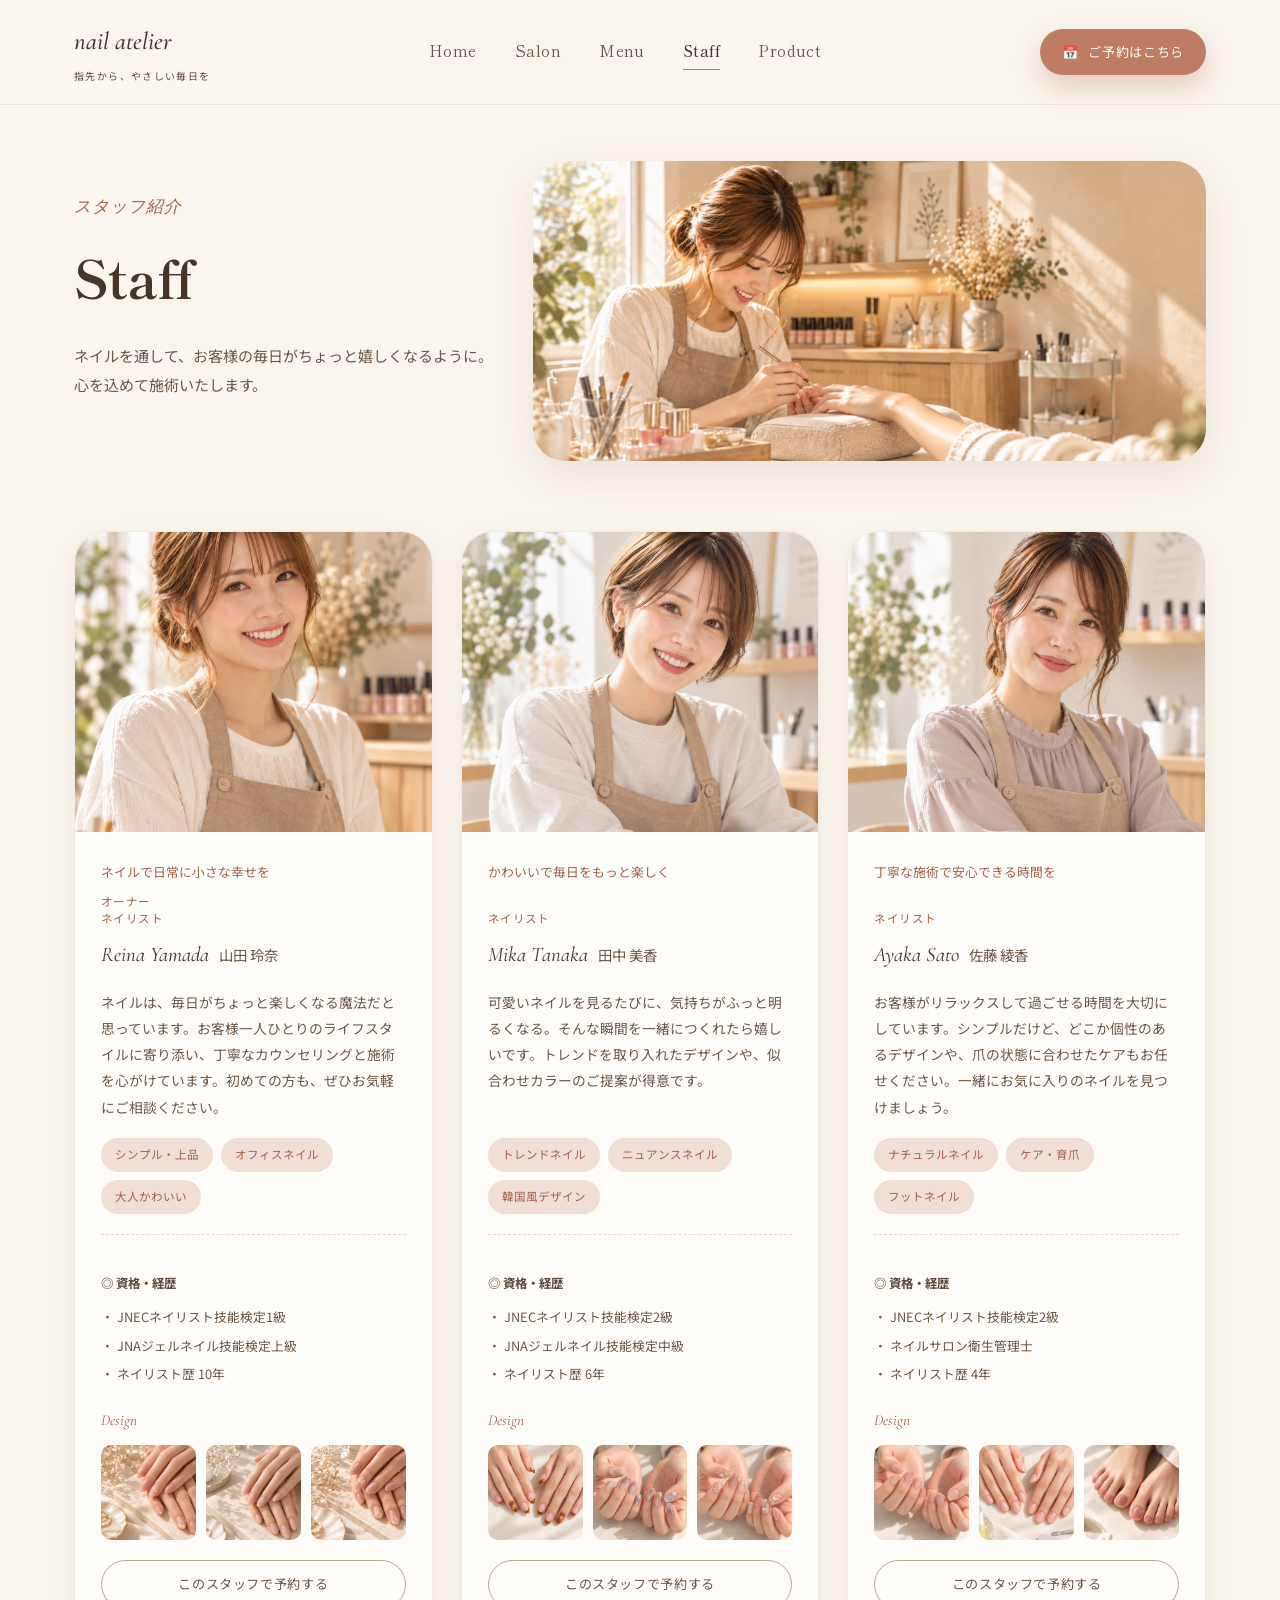
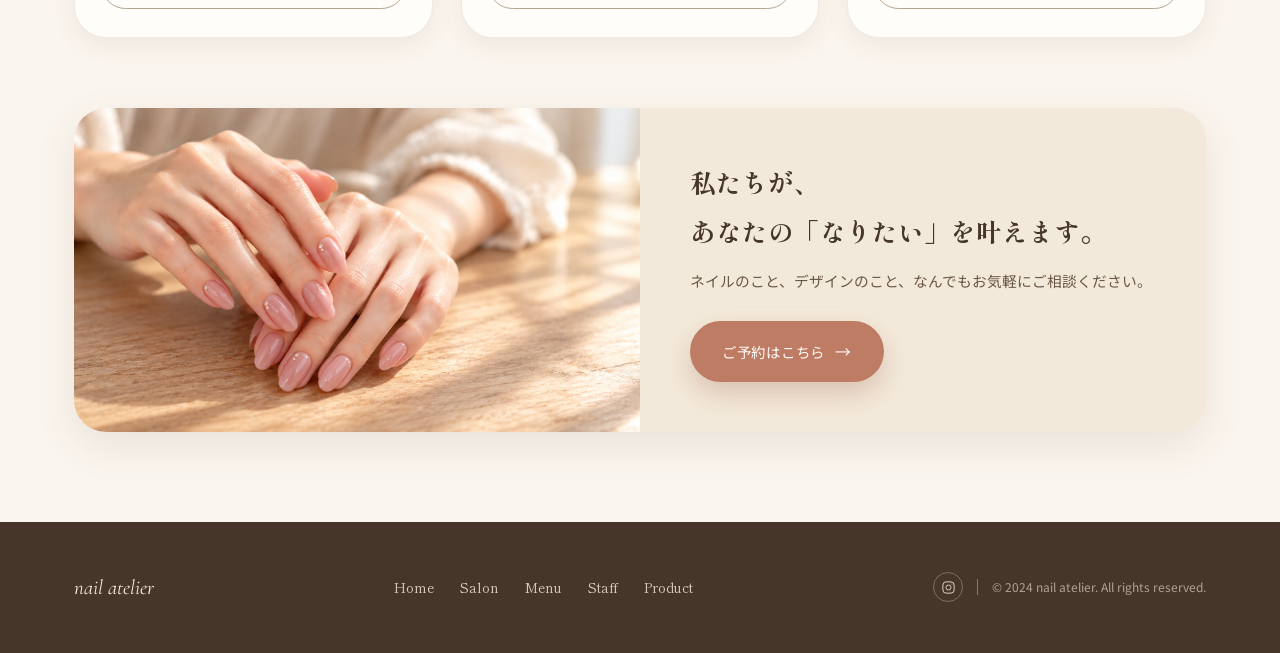
<file: staff.html>
<!DOCTYPE html>
<html lang="ja">
<head>
<script>document.documentElement.classList.add("js");</script>
<meta charset="UTF-8">
<meta name="viewport" content="width=device-width, initial-scale=1.0">
<title>Staff | nail atelier</title>
<meta name="description" content="nail atelier のスタッフ紹介。得意なデザインや資格・経歴、親しみを感じるスタッフの人柄をご紹介します。">
<link rel="preconnect" href="https://fonts.googleapis.com">
<link rel="stylesheet" href="css/style.css">
</head>
<body>

<header class="site-header">
  <div class="container">
    <a href="index.html" class="logo">
      <span class="logo-main">nail atelier</span>
      <span class="logo-sub">指先から、やさしい毎日を</span>
    </a>
    <nav class="nav-links">
      <a href="index.html">Home</a>
      <a href="salon.html">Salon</a>
      <a href="menu.html">Menu</a>
      <a href="staff.html" class="active">Staff</a>
      <a href="product.html">Product</a>
    </nav>
    <div class="header-right">
      <a href="menu.html" class="btn btn-primary btn-sm desktop-only reserve-btn">
        <span>📅</span> ご予約はこちら
      </a>
      <button class="menu-toggle" aria-label="メニューを開く">
        <span></span><span></span><span></span>
      </button>
    </div>
  </div>
</header>
<div class="nav-drawer">
  <button class="nav-drawer-close" aria-label="閉じる">&times;</button>
  <a href="index.html">Home</a>
  <a href="salon.html">Salon</a>
  <a href="menu.html">Menu</a>
  <a href="staff.html">Staff</a>
  <a href="product.html">Product</a>
  <a href="menu.html" class="btn btn-primary reserve-btn">ご予約はこちら</a>
</div>

<main>
  <section class="page-hero">
    <div class="container page-hero-grid">
      <div class="page-hero-copy reveal">
        <span class="eyebrow">スタッフ紹介</span>
        <h1 class="page-title">Staff</h1>
        <p>
          <span class="nowrap-desktop">ネイルを通して、お客様の毎日がちょっと嬉しくなるように。</span><br>
          心を込めて施術いたします。
        </p>
      </div>
      <div class="photo page-hero-photo reveal"><img src="images/staff/pageHero.png" alt="笑顔でネイル施術をするスタッフ" loading="eager"></div>
    </div>
  </section>

  <section>
    <div class="container staff-grid">

      <!-- Staff 1 -->
      <div class="staff-card reveal">
        <div class="staff-photo-wrap">
          <div class="photo staff-photo"><img src="images/staff/staff-01.png" alt="山田玲奈さんのプロフィール写真" loading="lazy"></div>
        </div>
        <div class="staff-body">
          <p style="font-size:0.8rem; color:var(--accent-dark); margin-bottom:8px;">ネイルで日常に小さな幸せを</p>
          <div class="staff-role">オーナー<br>ネイリスト</div>
          <div class="staff-name-row">
            <span class="staff-name-en">Reina Yamada</span>
            <span class="staff-name-jp">山田 玲奈</span>
          </div>
          <p class="intro">
            ネイルは、毎日がちょっと楽しくなる魔法だと思っています。お客様一人ひとりのライフスタイルに寄り添い、丁寧なカウンセリングと施術を心がけています。初めての方も、ぜひお気軽にご相談ください。
          </p>
          <div class="tag-row">
            <span class="tag">シンプル・上品</span>
            <span class="tag">オフィスネイル</span>
            <span class="tag">大人かわいい</span>
          </div>
          <div class="staff-cred">
            <h5>◎ 資格・経歴</h5>
            <ul>
              <li>・ JNECネイリスト技能検定1級</li>
              <li>・ JNAジェルネイル技能検定上級</li>
              <li>・ ネイリスト歴 10年</li>
            </ul>
          </div>
          <div class="staff-design-label">Design</div>
          <div class="staff-design-row">
            <div class="photo"><img src="images/staff/staff-01-01.png" alt="パールとゴールドをあしらった上品なワンカラーネイル" loading="lazy"></div>
            <div class="photo"><img src="images/staff/staff-01-02.png" alt="シルバーストーンをあしらったシンプルネイル" loading="lazy"></div>
            <div class="photo"><img src="images/staff/staff-01-03.png" alt="ゴールドフレークとパールのニュアンスネイル" loading="lazy"></div>
          </div>
          <a href="menu.html" class="btn btn-outline btn-sm reserve-btn" style="margin-top:20px; width:100%; justify-content:center;">このスタッフで予約する</a>
        </div>
      </div>

      <!-- Staff 2 -->
      <div class="staff-card reveal">
        <div class="staff-photo-wrap">
          <div class="photo staff-photo"><img src="images/staff/staff-02.png" alt="田中美香さんのプロフィール写真" loading="lazy"></div>
        </div>
        <div class="staff-body">
          <p style="font-size:0.8rem; color:var(--accent-dark); margin-bottom:8px;">かわいいで毎日をもっと楽しく</p>
          <div class="staff-role">ネイリスト</div>
          <div class="staff-name-row">
            <span class="staff-name-en">Mika Tanaka</span>
            <span class="staff-name-jp">田中 美香</span>
          </div>
          <p class="intro">
            可愛いネイルを見るたびに、気持ちがふっと明るくなる。そんな瞬間を一緒につくれたら嬉しいです。トレンドを取り入れたデザインや、似合わせカラーのご提案が得意です。
          </p>
          <div class="tag-row">
            <span class="tag">トレンドネイル</span>
            <span class="tag">ニュアンスネイル</span>
            <span class="tag">韓国風デザイン</span>
          </div>
          <div class="staff-cred">
            <h5>◎ 資格・経歴</h5>
            <ul>
              <li>・ JNECネイリスト技能検定2級</li>
              <li>・ JNAジェルネイル技能検定中級</li>
              <li>・ ネイリスト歴 6年</li>
            </ul>
          </div>
          <div class="staff-design-label">Design</div>
          <div class="staff-design-row">
            <div class="photo"><img src="images/staff/staff-02-01.png" alt="べっ甲柄のニュアンスフレンチネイル" loading="lazy"></div>
            <div class="photo"><img src="images/staff/staff-02-02.png" alt="くすみカラーのマーブルネイル" loading="lazy"></div>
            <div class="photo"><img src="images/staff/staff-02-03.png" alt="パールとビジューをあしらった華やかなネイル" loading="lazy"></div>
          </div>
          <a href="menu.html" class="btn btn-outline btn-sm reserve-btn" style="margin-top:20px; width:100%; justify-content:center;">このスタッフで予約する</a>
        </div>
      </div>

      <!-- Staff 3 -->
      <div class="staff-card reveal">
        <div class="staff-photo-wrap">
          <div class="photo staff-photo"><img src="images/staff/staff-03.png" alt="佐藤綾香さんのプロフィール写真" loading="lazy"></div>
        </div>
        <div class="staff-body">
          <p style="font-size:0.8rem; color:var(--accent-dark); margin-bottom:8px;">丁寧な施術で安心できる時間を</p>
          <div class="staff-role">ネイリスト</div>
          <div class="staff-name-row">
            <span class="staff-name-en">Ayaka Sato</span>
            <span class="staff-name-jp">佐藤 綾香</span>
          </div>
          <p class="intro">
            お客様がリラックスして過ごせる時間を大切にしています。シンプルだけど、どこか個性のあるデザインや、爪の状態に合わせたケアもお任せください。一緒にお気に入りのネイルを見つけましょう。
          </p>
          <div class="tag-row">
            <span class="tag">ナチュラルネイル</span>
            <span class="tag">ケア・育爪</span>
            <span class="tag">フットネイル</span>
          </div>
          <div class="staff-cred">
            <h5>◎ 資格・経歴</h5>
            <ul>
              <li>・ JNECネイリスト技能検定2級</li>
              <li>・ ネイルサロン衛生管理士</li>
              <li>・ ネイリスト歴 4年</li>
            </ul>
          </div>
          <div class="staff-design-label">Design</div>
          <div class="staff-design-row">
            <div class="photo"><img src="images/staff/staff-03-01.png" alt="上品なパールとビジューのニュアンスネイル" loading="lazy"></div>
            <div class="photo"><img src="images/staff/staff-03-02.png" alt="ラメを効かせたシアーピンクのネイル" loading="lazy"></div>
            <div class="photo"><img src="images/staff/staff-03-03.png" alt="パールをあしらったナチュラルなフットネイル" loading="lazy"></div>
          </div>
          <a href="menu.html" class="btn btn-outline btn-sm reserve-btn" style="margin-top:20px; width:100%; justify-content:center;">このスタッフで予約する</a>
        </div>
      </div>

    </div>
  </section>

  <!-- CTA -->
  <section>
    <div class="container">
      <div class="cta-banner reveal" style="margin-bottom:90px;">
        <div class="photo"><img src="images/common/cta.png" alt="やさしくネイルを見せ合う手元" loading="lazy"></div>
        <div class="cta-banner-copy">
          <h3>私たちが、<br>あなたの「なりたい」を叶えます。</h3>
          <p>ネイルのこと、デザインのこと、なんでもお気軽にご相談ください。</p>
          <a href="menu.html" class="btn btn-primary reserve-btn" style="width:fit-content;">ご予約はこちら <span class="btn-arrow">→</span></a>
        </div>
      </div>
    </div>
  </section>
</main>

<footer class="site-footer">
  <div class="container footer-inner">
    <span class="footer-logo">nail atelier</span>
    <nav class="footer-nav">
      <a href="index.html">Home</a>
      <a href="salon.html">Salon</a>
      <a href="menu.html">Menu</a>
      <a href="staff.html">Staff</a>
      <a href="product.html">Product</a>
    </nav>
    <div class="footer-meta">
      <a href="#" class="footer-social insta-btn" aria-label="Instagram"><svg viewBox="0 0 24 24" fill="none" stroke="currentColor" stroke-width="1.6"><rect x="3" y="3" width="18" height="18" rx="5"/><circle cx="12" cy="12" r="4"/><circle cx="17.5" cy="6.5" r="0.8" fill="currentColor" stroke="none"/></svg></a>
      <span class="footer-divider"></span>
      <span class="footer-copy">&copy; 2024 nail atelier. All rights reserved.</span>
    </div>
  </div>
</footer>

<button class="to-top" aria-label="トップへ戻る">↑</button>
<script src="js/main.js"></script>
</body>
</html>
</file>
<file: css/style.css>
@import url('https://fonts.googleapis.com/css2?family=Shippori+Mincho:wght@400;500;600;700&family=Cormorant+Garamond:ital,wght@0,400;0,500;1,400;1,500&family=Noto+Sans+JP:wght@300;400;500;600;700&display=swap');

/* ===== Reset ===== */
*, *::before, *::after { box-sizing: border-box; }
html, body, h1, h2, h3, h4, p, ul, ol, li, figure { margin: 0; padding: 0; }
ul, ol { list-style: none; }
img { max-width: 100%; display: block; }
a { text-decoration: none; color: inherit; }
button { font: inherit; border: none; background: none; cursor: pointer; }

/* ===== Design Tokens ===== */
:root {
  --ivory: #faf5ee;
  --ivory-deep: #f3e9da;
  --beige: #ece0cd;
  --beige-soft: #f6efe4;
  --brown-900: #453629;
  --brown-700: #6b5745;
  --brown-500: #5b4a3b;
  --brown-300: #b6a68f;
  --accent: #bd7c63;
  --accent-dark: #a3624a;
  --accent-soft: #f1ded4;
  --pink-dust: #c99a8d;
  --white: #fffdfa;
  --shadow-soft: 0 14px 40px rgba(96, 71, 48, 0.10);
  --shadow-card: 0 8px 24px rgba(96, 71, 48, 0.08);
  --radius-xl: 32px;
  --radius-lg: 24px;
  --radius-md: 16px;
  --radius-sm: 10px;
  --font-serif: 'Shippori Mincho', serif;
  --font-script: 'Cormorant Garamond', serif;
  --font-sans: 'Noto Sans JP', sans-serif;
  --font-nav: '筑紫明朝', 'Tsukushi Mincho', var(--font-serif);
}

html { scroll-behavior: smooth; }

body {
  font-family: var(--font-sans);
  color: var(--brown-900);
  background: var(--ivory);
  line-height: 1.9;
  font-weight: 400;
  -webkit-font-smoothing: antialiased;
  overflow-x: hidden;
}

.container {
  max-width: 1180px;
  margin: 0 auto;
  padding: 0 24px;
}

section { position: relative; }

/* ===== Typography helpers ===== */
.eyebrow {
  font-family: var(--font-script);
  font-style: italic;
  font-size: 1.05rem;
  color: var(--accent-dark);
  letter-spacing: 0.06em;
  display: block;
  margin-bottom: 10px;
}

.section-title {
  font-family: var(--font-serif);
  font-weight: 600;
  font-size: clamp(1.7rem, 3vw, 2.25rem);
  color: var(--brown-900);
  letter-spacing: 0.04em;
  margin-bottom: 8px;
}

.section-kicker {
  font-size: 0.82rem;
  letter-spacing: 0.28em;
  color: var(--brown-500);
  margin-bottom: 18px;
  display: block;
}

.section-lead {
  color: var(--brown-700);
  font-size: 0.98rem;
  max-width: 660px;
}

.section-head {
  text-align: center;
  margin-bottom: 48px;
}
.section-head .section-lead { margin-left: auto; margin-right: auto; }

/* ===== Buttons ===== */
.btn {
  display: inline-flex;
  align-items: center;
  gap: 10px;
  padding: 15px 32px;
  border-radius: 999px;
  font-size: 0.9rem;
  letter-spacing: 0.05em;
  transition: transform 0.35s ease, box-shadow 0.35s ease, background 0.35s ease;
  white-space: nowrap;
}

.btn-primary {
  background: var(--accent);
  color: var(--white);
  box-shadow: 0 12px 26px rgba(163, 98, 74, 0.28);
}
.btn-primary:hover { background: var(--accent-dark); transform: translateY(-2px); box-shadow: 0 16px 32px rgba(163, 98, 74, 0.34); }

.btn-outline {
  background: transparent;
  border: 1.5px solid var(--brown-300);
  color: var(--brown-700);
}
.btn-outline:hover { background: var(--brown-900); border-color: var(--brown-900); color: var(--white); transform: translateY(-2px); }

.btn-sm { padding: 11px 22px; font-size: 0.82rem; }

.btn-arrow { font-size: 1rem; transition: transform 0.3s ease; }
.btn:hover .btn-arrow { transform: translateX(4px); }

/* ===== Header ===== */
.site-header {
  position: sticky;
  top: 0;
  z-index: 500;
  background: rgba(250, 245, 238, 0.92);
  backdrop-filter: blur(10px);
  border-bottom: 1px solid rgba(140, 118, 95, 0.12);
}

.site-header .container {
  display: flex;
  align-items: center;
  justify-content: space-between;
  padding-top: 18px;
  padding-bottom: 18px;
}

.logo { display: flex; flex-direction: column; gap: 2px; }
.logo .logo-main {
  font-family: var(--font-script);
  font-style: italic;
  font-size: 1.55rem;
  font-weight: 500;
  color: var(--brown-900);
}
.logo .logo-sub {
  font-size: 0.62rem;
  letter-spacing: 0.14em;
  color: var(--brown-500);
}

.nav-links {
  display: flex;
  align-items: center;
  gap: 38px;
}
.nav-links a {
  font-family: var(--font-nav);
  font-size: 0.95rem;
  letter-spacing: 0.03em;
  color: var(--brown-700);
  position: relative;
  padding-bottom: 4px;
}
.nav-links a.active { color: var(--brown-900); font-weight: 500; }
.nav-links a.active::after,
.nav-links a:hover::after {
  content: '';
  position: absolute;
  left: 0; right: 0; bottom: -2px;
  height: 1.5px;
  background: var(--accent);
}

.header-right { display: flex; align-items: center; gap: 28px; }

.menu-toggle {
  display: none;
  flex-direction: column;
  gap: 5px;
  width: 28px;
  z-index: 600;
}
.menu-toggle span {
  height: 2px;
  background: var(--brown-900);
  border-radius: 2px;
  transition: all 0.3s ease;
}
.menu-toggle.open span:nth-child(1) { transform: translateY(7px) rotate(45deg); }
.menu-toggle.open span:nth-child(2) { opacity: 0; }
.menu-toggle.open span:nth-child(3) { transform: translateY(-7px) rotate(-45deg); }

.nav-drawer { display: none; }

/* ===== Photo placeholders (design has real photography; these stand in for it) ===== */
.photo {
  position: relative;
  overflow: hidden;
  border-radius: var(--radius-lg);
  background: linear-gradient(145deg, #ece0cd 0%, #e3d2ba 45%, #d8c3a6 100%);
}
.photo::before {
  content: '';
  position: absolute; inset: 0;
  background-image: radial-gradient(circle at 20% 30%, rgba(255,255,255,0.35), transparent 55%),
    radial-gradient(circle at 80% 75%, rgba(120, 90, 60, 0.12), transparent 50%);
}
.photo::after {
  content: attr(data-label);
  position: absolute;
  left: 50%; top: 50%;
  transform: translate(-50%, -50%);
  font-family: var(--font-script);
  font-style: italic;
  font-size: 0.95rem;
  color: rgba(255, 253, 250, 0.75);
  letter-spacing: 0.04em;
  white-space: nowrap;
  text-shadow: 0 2px 10px rgba(70, 50, 30, 0.25);
}
.photo.tone-b { background: linear-gradient(145deg, #f1e4d2 0%, #e6d2b8 50%, #d3ad8c 100%); }
.photo.tone-c { background: linear-gradient(150deg, #e9d7c3 0%, #d9bfa0 50%, #c7a381 100%); }
.photo.tone-d { background: linear-gradient(160deg, #efe1cf 0%, #e0c7a7 60%, #cfa87f 100%); }

/* .photo divs that contain a real <img> auto-drop the placeholder gradient/label */
.photo:has(img) { background: none; }
.photo:has(img)::before,
.photo:has(img)::after { content: none; }
.photo img {
  width: 100%;
  height: 100%;
  object-fit: cover;
  display: block;
}

/* ===== Hero (full-bleed background photo) ===== */
.hero-full {
  position: relative;
  min-height: 88vh;
  max-height: 820px;
  display: flex;
  align-items: flex-end;
  background-size: cover;
  background-position: center;
  background-repeat: no-repeat;
  margin-bottom: 90px;
  overflow: hidden;
}
.hero-overlay {
  position: absolute;
  inset: 0;
  background:
    linear-gradient(180deg, rgba(37, 27, 18, 0.05) 0%, rgba(37, 27, 18, 0.62) 100%),
    linear-gradient(100deg, rgba(37, 27, 18, 0.55) 0%, rgba(37, 27, 18, 0.08) 55%, rgba(37, 27, 18, 0) 75%);
}
.hero-full-inner {
  position: relative;
  z-index: 2;
  padding: 64px 24px 72px;
  max-width: 640px;
}
.hero-title {
  font-family: var(--font-serif);
  font-weight: 700;
  font-size: clamp(2.1rem, 4vw, 2.9rem);
  line-height: 1.5;
  color: var(--brown-900);
  margin-bottom: 22px;
}
.hero-text {
  color: var(--brown-700);
  margin-bottom: 32px;
  font-size: 0.98rem;
}
.hero-title-light { color: var(--white); }
.hero-text-light { color: rgba(255, 253, 250, 0.92); }
.eyebrow-light { color: #f3d9c8; }

@media (max-width: 720px) {
  .hero-full { min-height: 78vh; align-items: flex-end; }
  .hero-full-inner { padding: 40px 20px 48px; }
}

/* ===== Features ===== */
.features {
  padding: 20px 0 90px;
}
.feature-grid {
  display: grid;
  grid-template-columns: repeat(4, 1fr);
  gap: 30px;
}
.feature-card { text-align: center; padding: 0 8px; }
.feature-icon {
  width: 74px; height: 74px;
  border-radius: 50%;
  background: var(--accent-soft);
  display: flex; align-items: center; justify-content: center;
  margin: 0 auto 20px;
  color: var(--accent-dark);
}
.feature-icon svg { width: 30px; height: 30px; }
.feature-card h3 {
  font-family: var(--font-serif);
  font-size: 1.05rem;
  font-weight: 600;
  margin-bottom: 10px;
  color: var(--brown-900);
}
.feature-card p { font-size: 0.85rem; color: var(--brown-500); }

/* ===== Card panel (soft container) ===== */
.panel {
  background: var(--beige-soft);
  border-radius: var(--radius-xl);
  padding: 56px;
}

/* ===== Gallery / carousel row ===== */
.gallery-head {
  display: flex;
  align-items: flex-end;
  justify-content: space-between;
  margin-bottom: 32px;
  flex-wrap: wrap;
  gap: 16px;
}
.gallery-row {
  display: grid;
  grid-template-columns: repeat(5, 1fr);
  gap: 18px;
}
.gallery-row .photo { aspect-ratio: 3/4; border-radius: var(--radius-md); }

/* ===== About split ===== */
.about-split {
  padding: 90px 0;
}
.about-grid {
  display: grid;
  grid-template-columns: 1fr 1fr;
  gap: 56px;
  align-items: center;
}
.about-grid .photo { height: 420px; }
.about-copy .section-title { margin-bottom: 20px; }
.about-copy p { color: var(--brown-700); margin-bottom: 28px; font-size: 0.96rem; }

/* ===== Info strip ===== */
.info-strip {
  padding: 0 0 100px;
}
.info-grid {
  background: var(--white);
  border: 1px solid rgba(140,118,95,0.14);
  border-radius: var(--radius-xl);
  padding: 44px 48px;
  display: grid;
  grid-template-columns: 1fr 1fr 1fr auto;
  gap: 36px;
  align-items: start;
  box-shadow: var(--shadow-card);
}
.info-photo { align-self: center; }
.info-item h4 {
  display: flex; align-items: center; gap: 8px;
  font-family: var(--font-serif);
  font-size: 1rem;
  color: var(--brown-900);
  margin-bottom: 10px;
}
.info-item h4 svg { width: 18px; height: 18px; color: var(--accent-dark); }
.info-item p { font-size: 0.85rem; color: var(--brown-500); }
.info-photo { width: 150px; height: 110px; border-radius: var(--radius-md); }

/* ===== Footer ===== */
.site-footer {
  background: var(--brown-900);
  color: var(--ivory-deep);
  padding: 46px 0;
}
.footer-inner {
  display: flex; align-items: center; justify-content: space-between;
  flex-wrap: wrap; gap: 20px;
}
.footer-logo { font-family: var(--font-script); font-style: italic; font-size: 1.3rem; }
.footer-nav { display: flex; gap: 26px; flex-wrap: wrap; }
.footer-nav a { font-family: var(--font-nav); font-size: 0.85rem; opacity: 0.85; }
.footer-nav a:hover { opacity: 1; }
.footer-meta { display: flex; align-items: center; gap: 14px; }
.footer-social {
  display: flex; align-items: center; justify-content: center;
  width: 30px; height: 30px;
  border: 1px solid rgba(250,245,238,0.35);
  border-radius: 50%;
  opacity: 0.85;
  transition: opacity 0.3s ease, background 0.3s ease;
}
.footer-social svg { width: 15px; height: 15px; }
.footer-social:hover { opacity: 1; background: rgba(250,245,238,0.12); }
.footer-divider { width: 1px; height: 16px; background: rgba(250,245,238,0.35); }
.footer-copy { font-size: 0.75rem; opacity: 0.6; }

/* ===== Page header (inner pages) ===== */
.page-hero {
  padding: 56px 0 0;
}
.page-hero-grid {
  display: grid;
  grid-template-columns: 0.85fr 1.4fr;
  gap: 40px;
  align-items: stretch;
}
.page-hero-copy { padding: 30px 0; }
.page-hero-copy .eyebrow { margin-bottom: 6px; }
.page-title {
  font-family: var(--font-serif);
  font-weight: 700;
  font-size: clamp(2.4rem, 5vw, 3.2rem);
  color: var(--brown-900);
  margin-bottom: 16px;
}
.page-hero-copy p { color: var(--brown-700); font-size: 0.94rem; }
.nowrap-desktop { white-space: nowrap; }
.page-hero-photo { height: 300px; border-radius: var(--radius-xl); box-shadow: var(--shadow-soft); }

/* ===== Concept block ===== */
.concept-panel { margin: 70px 0; }
.concept-panel .section-head { margin-bottom: 40px; }

/* ===== Shop info + map (Salon page) ===== */
.shop-info-grid {
  display: grid;
  grid-template-columns: 1.1fr 1.1fr 0.8fr;
  gap: 30px;
  margin: 70px 0 30px;
}
.shop-info-list li {
  display: flex; gap: 14px; padding: 14px 0;
  border-bottom: 1px dashed rgba(140,118,95,0.25);
  font-size: 0.9rem;
}
.shop-info-list li:last-child { border-bottom: none; }
.shop-info-list .ico { color: var(--accent-dark); flex-shrink: 0; width: 20px; }
.shop-info-list .label { color: var(--brown-500); width: 70px; flex-shrink: 0; font-size: 0.82rem; padding-top: 2px; }
.shop-info-list .val { color: var(--brown-900); }
.map-box {
  border-radius: var(--radius-lg);
  background: var(--beige-soft);
  height: 100%;
  min-height: 260px;
  position: relative;
  overflow: hidden;
  border: 1px solid rgba(140,118,95,0.16);
}
.map-box iframe { width: 100%; height: 100%; border: 0; filter: sepia(0.15) saturate(0.85); }
.map-pin {
  position: absolute; left: 50%; top: 42%; transform: translate(-50%,-100%);
  background: var(--accent); color: #fff; padding: 7px 14px; border-radius: 999px;
  font-size: 0.78rem; display: flex; align-items: center; gap: 6px; box-shadow: var(--shadow-card);
}

/* ===== Menu page ===== */
.menu-section { padding: 26px 0; }
.menu-block {
  background: var(--white);
  border: 1px solid rgba(140,118,95,0.14);
  border-radius: var(--radius-xl);
  padding: 44px;
  margin-bottom: 30px;
  box-shadow: var(--shadow-card);
}
.menu-block-head {
  display: grid;
  grid-template-columns: 220px 1fr;
  gap: 30px;
  margin-bottom: 30px;
  align-items: center;
}
.menu-block-head .eyebrow { font-size: 1.6rem; margin-bottom: 8px; }
.menu-block-head .cat-jp { font-size: 0.82rem; color: var(--brown-500); letter-spacing: 0.1em; margin-bottom: 12px; }
.menu-block-head p { font-size: 0.88rem; color: var(--brown-700); margin-bottom: 18px; }
.menu-photo-grid {
  display: grid;
  grid-template-columns: repeat(4, 1fr);
  gap: 16px;
}
.menu-item-card { text-align: center; }
.menu-item-card .photo { aspect-ratio: 1/1; border-radius: var(--radius-md); margin-bottom: 14px; }
.menu-item-card .menu-name { font-size: 0.88rem; color: var(--brown-900); margin-bottom: 4px; }
.menu-item-card .menu-price { font-family: var(--font-serif); font-size: 1.15rem; font-weight: 600; color: var(--accent-dark); }
.menu-item-card .menu-time { font-size: 0.75rem; color: var(--brown-500); margin-top: 2px; }

.menu-split {
  display: grid;
  grid-template-columns: 1fr 1fr;
  gap: 30px;
}
.menu-split-block {
  background: var(--white);
  border-radius: var(--radius-xl);
  border: 1px solid rgba(140,118,95,0.14);
  padding: 36px;
  box-shadow: var(--shadow-card);
}
.menu-split-inner { display: grid; grid-template-columns: 130px 1fr; gap: 22px; align-items: center; margin-top: 20px;}
.menu-split-inner .photo { aspect-ratio: 1/1; border-radius: var(--radius-md); }
.price-list li { display: flex; justify-content: space-between; padding: 7px 0; font-size: 0.85rem; color: var(--brown-700); }
.price-list li b { color: var(--brown-900); font-weight: 500; }

.cta-banner {
  display: grid;
  grid-template-columns: 1fr 1fr;
  border-radius: var(--radius-xl);
  overflow: hidden;
  margin: 70px 0;
  box-shadow: var(--shadow-soft);
}
.cta-banner .photo { border-radius: 0; height: 100%; min-height: 260px; }
.cta-banner-copy {
  background: var(--ivory-deep);
  padding: 50px;
  display: flex; flex-direction: column; justify-content: center;
}
.cta-banner-copy h3 {
  font-family: var(--font-serif);
  font-size: 1.6rem;
  margin-bottom: 12px;
  color: var(--brown-900);
}
.cta-banner-copy p { color: var(--brown-700); margin-bottom: 26px; font-size: 0.92rem; }

/* ===== Staff page ===== */
.staff-grid {
  display: grid;
  grid-template-columns: repeat(3, 1fr);
  gap: 28px;
  margin: 70px auto;
}
.staff-card {
  background: var(--white);
  border-radius: var(--radius-xl);
  border: 1px solid rgba(140,118,95,0.14);
  overflow: hidden;
  box-shadow: var(--shadow-card);
}
.staff-photo-wrap { position: relative; }
.staff-photo { height: 300px; border-radius: 0; }
.staff-body { padding: 28px 26px; }
.staff-role {
  display: flex;
  flex-direction: column;
  justify-content: flex-end;
  font-size: 0.72rem;
  line-height: 1.5;
  letter-spacing: 0.04em;
  color: var(--accent-dark);
  margin-bottom: 8px;
  min-height: 2.2rem;
}
.staff-name-row { display: flex; align-items: baseline; gap: 10px; margin-bottom: 14px; flex-wrap: wrap; }
.staff-name-en { font-family: var(--font-script); font-style: italic; font-size: 1.3rem; color: var(--brown-900); }
.staff-name-jp { font-size: 0.9rem; color: var(--brown-700); }
.staff-body p.intro { font-size: 0.86rem; color: var(--brown-700); margin-bottom: 18px; min-height: 8.2rem; }
.tag-row { display: flex; gap: 8px; flex-wrap: wrap; margin-bottom: 20px; }
.tag {
  background: var(--accent-soft);
  color: var(--accent-dark);
  font-size: 0.72rem;
  padding: 6px 14px;
  border-radius: 999px;
}
.staff-cred {
  border-top: 1px dashed rgba(140,118,95,0.25);
  padding-top: 16px; margin-bottom: 18px;
}
.staff-cred h5 { display:flex; align-items:center; gap:6px; font-size: 0.78rem; color: var(--brown-500); margin-bottom: 8px; }
.staff-cred ul li { font-size: 0.8rem; color: var(--brown-700); padding: 2px 0; }
.staff-design-label { font-family: var(--font-script); font-style: italic; font-size: 0.95rem; color: var(--accent-dark); margin-bottom: 10px; }
.staff-design-row { display: grid; grid-template-columns: repeat(3,1fr); gap: 10px; }
.staff-design-row .photo { aspect-ratio: 1/1; border-radius: var(--radius-sm); }

/* ===== Product page ===== */
.product-row { margin: 26px 0 60px; }
.product-row-head { display: flex; align-items: baseline; justify-content: space-between; margin-bottom: 26px; }
.product-row-head .eyebrow { font-size: 1.5rem; margin-bottom: 4px; }
.product-row-head .cat-jp { font-size: 0.8rem; color: var(--brown-500); }
.product-row-head .view-all { font-size: 0.82rem; color: var(--brown-700); display:flex; align-items:center; gap:6px; }
.product-grid {
  display: grid;
  grid-template-columns: repeat(4, 1fr);
  gap: 24px;
}
.product-card {
  background: var(--white);
  border: 1px solid rgba(140,118,95,0.14);
  border-radius: var(--radius-lg);
  overflow: hidden;
  box-shadow: var(--shadow-card);
}
.product-card .photo { aspect-ratio: 1/1; border-radius: 0; }
.product-card-body { padding: 20px; }
.product-brand { font-size: 0.72rem; color: var(--brown-500); letter-spacing: 0.05em; margin-bottom: 4px; }
.product-name { font-size: 0.94rem; color: var(--brown-900); margin-bottom: 6px; }
.product-price { font-family: var(--font-serif); font-weight: 600; color: var(--accent-dark); margin-bottom: 8px; }
.product-desc { font-size: 0.78rem; color: var(--brown-500); }

/* ===== Reveal animation (progressive enhancement: hidden only once JS confirms it can reveal) ===== */
.js .reveal { opacity: 0; transform: translateY(24px); transition: opacity 0.8s ease, transform 0.8s ease; }
.reveal.is-visible { opacity: 1; transform: translateY(0); }

/* ===== Back to top ===== */
.to-top {
  position: fixed;
  right: 26px; bottom: 26px;
  width: 48px; height: 48px;
  border-radius: 50%;
  background: var(--brown-900);
  color: var(--ivory);
  display: flex; align-items: center; justify-content: center;
  opacity: 0; visibility: hidden;
  transition: all 0.3s ease;
  z-index: 400;
  box-shadow: var(--shadow-card);
}
.to-top.show { opacity: 1; visibility: visible; }
.to-top:hover { background: var(--accent-dark); transform: translateY(-3px); }

/* ===== Reservation notice modal ===== */
.reserve-modal-overlay {
  position: fixed;
  inset: 0;
  z-index: 900;
  background: rgba(37, 27, 18, 0.45);
  display: flex;
  align-items: center;
  justify-content: center;
  padding: 24px;
  opacity: 0;
  visibility: hidden;
  transition: opacity 0.3s ease, visibility 0.3s ease;
}
.reserve-modal-overlay.open { opacity: 1; visibility: visible; }
.reserve-modal {
  position: relative;
  background: var(--white);
  border-radius: var(--radius-xl);
  box-shadow: var(--shadow-soft);
  max-width: 420px;
  width: 100%;
  padding: 44px 36px 36px;
  text-align: center;
  transform: translateY(16px);
  transition: transform 0.3s ease;
}
.reserve-modal-overlay.open .reserve-modal { transform: translateY(0); }
.reserve-modal-close {
  position: absolute;
  top: 16px; right: 16px;
  width: 36px; height: 36px;
  display: flex; align-items: center; justify-content: center;
  font-size: 1.4rem;
  color: var(--brown-500);
  border-radius: 50%;
}
.reserve-modal-close:hover { background: var(--beige-soft); color: var(--brown-900); }
.reserve-modal-icon { font-size: 2rem; margin-bottom: 14px; }
.reserve-modal-title {
  font-family: var(--font-serif);
  font-weight: 600;
  font-size: 1.2rem;
  color: var(--brown-900);
  margin-bottom: 14px;
}
.reserve-modal-text { font-size: 0.88rem; color: var(--brown-700); line-height: 1.8; margin-bottom: 26px; }
.reserve-modal-ok { width: fit-content; margin: 0 auto; }

/* ===== Responsive ===== */
@media (max-width: 1024px) {
  .hero-grid { grid-template-columns: 1fr; }
  .hero-photo { height: 340px; order: -1; }
  .feature-grid { grid-template-columns: repeat(2, 1fr); row-gap: 36px; }
  .gallery-row { grid-template-columns: repeat(3, 1fr); }
  .gallery-row .photo:nth-child(4), .gallery-row .photo:nth-child(5) { display: none; }
  .about-grid { grid-template-columns: 1fr; }
  .about-grid .photo { height: 300px; }
  .info-grid { grid-template-columns: 1fr 1fr; }
  .info-photo { display: none; }
  .page-hero-grid { grid-template-columns: 1fr; }
  .page-hero-photo { height: 220px; order: -1; }
  .shop-info-grid { grid-template-columns: 1fr; }
  .menu-block-head { grid-template-columns: 1fr; }
  .menu-photo-grid { grid-template-columns: repeat(2, 1fr); }
  .menu-split { grid-template-columns: 1fr; }
  .cta-banner { grid-template-columns: 1fr; }
  .cta-banner .photo { min-height: 200px; }
  .staff-grid { grid-template-columns: 1fr; max-width: 480px; margin-left:auto; margin-right:auto; }
  .product-grid { grid-template-columns: repeat(2, 1fr); }
}

@media (max-width: 720px) {
  .nav-links { display: none; }
  .menu-toggle { display: flex; }
  .header-right .btn-primary.desktop-only { display: none; }
  .nowrap-desktop { white-space: normal; }

  .nav-drawer {
    position: fixed; inset: 0;
    background: var(--ivory);
    z-index: 550;
    display: flex; flex-direction: column;
    align-items: center; justify-content: center;
    gap: 30px;
    transform: translateX(100%);
    transition: transform 0.4s ease;
    visibility: hidden;
  }
  .nav-drawer.open { visibility: visible; }
  .nav-drawer.open { transform: translateX(0); }
  .nav-drawer a { font-size: 1.2rem; font-family: var(--font-nav); color: var(--brown-900); }
  .nav-drawer .btn { margin-top: 20px; }
  .nav-drawer-close {
    position: absolute;
    top: 22px; right: 24px;
    width: 44px; height: 44px;
    display: flex; align-items: center; justify-content: center;
    font-size: 1.6rem;
    line-height: 1;
    color: var(--brown-900);
  }

  .hero { padding: 40px 0 60px; }
  .feature-grid { grid-template-columns: 1fr; gap: 30px; }
  .gallery-row { grid-template-columns: repeat(2, 1fr); }
  .gallery-row .photo:nth-child(3) { display: none; }
  .info-grid { grid-template-columns: 1fr; padding: 32px 26px; }
  .panel { padding: 32px 24px; }
  .menu-photo-grid { grid-template-columns: repeat(2, 1fr); }
  .menu-split-inner { grid-template-columns: 90px 1fr; }
  .product-grid { grid-template-columns: repeat(2, 1fr); }
  .footer-inner { flex-direction: column; text-align: center; }
  .footer-nav { justify-content: center; }
  .footer-meta { justify-content: center; }
  .menu-block { padding: 28px 20px; }
  .shop-info-grid { margin: 50px 0 30px; }
}
</file>
